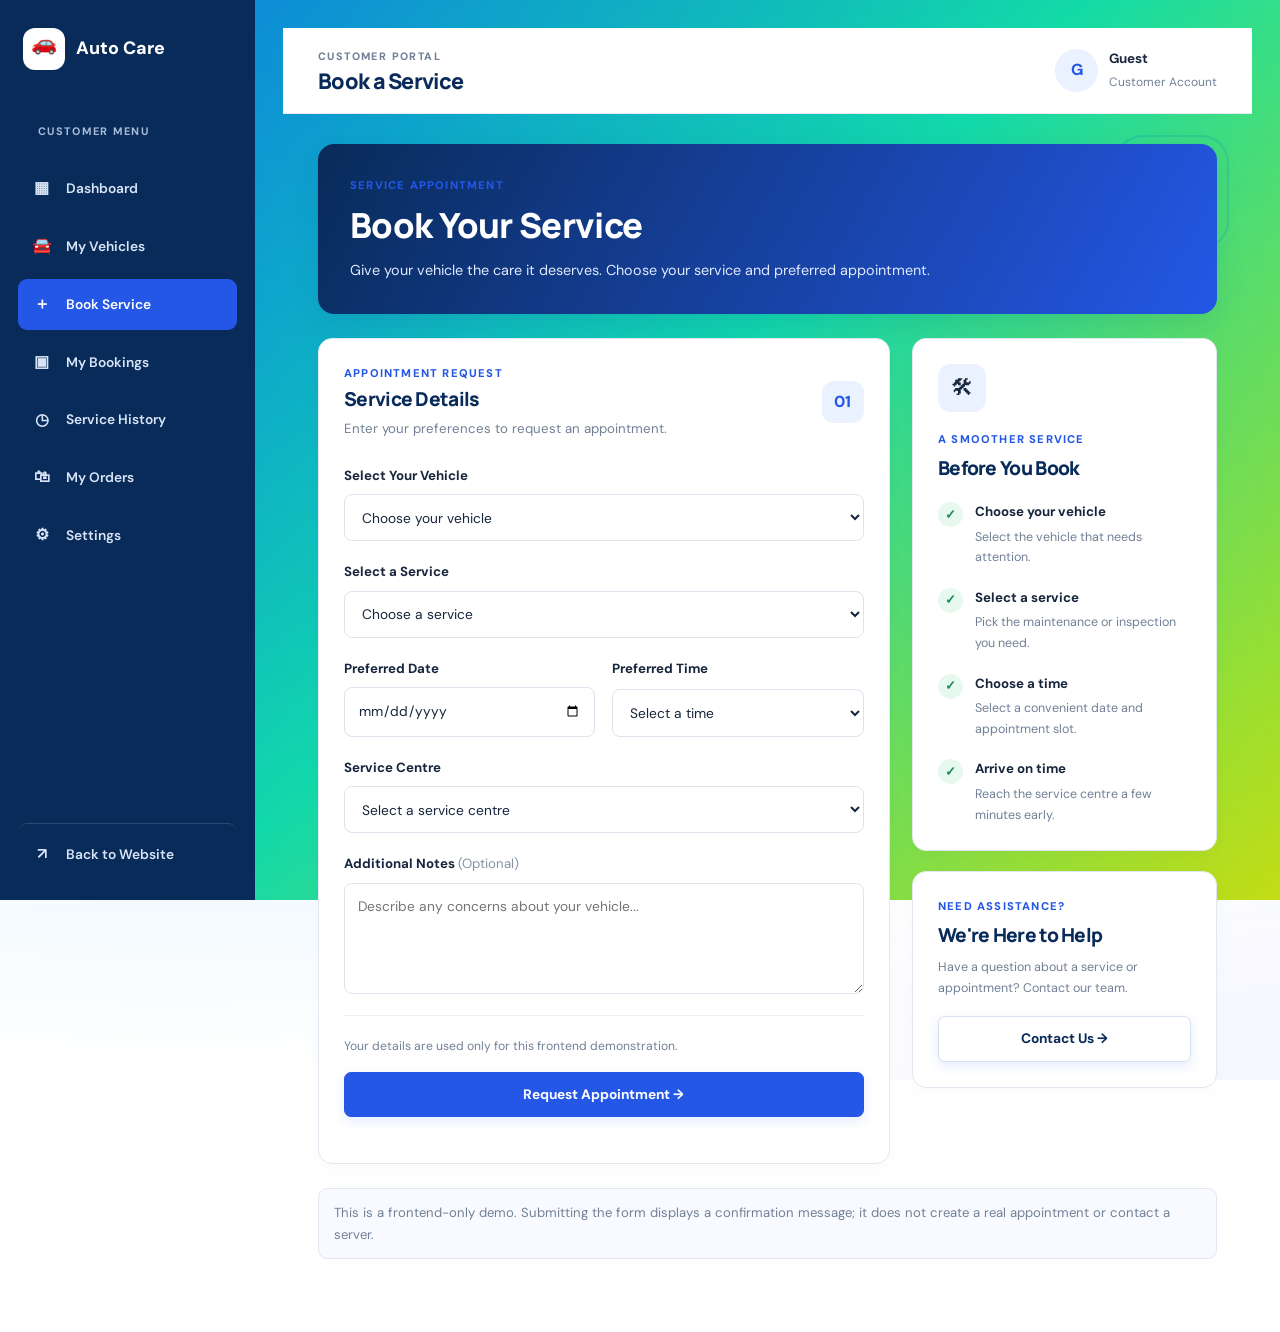
<file: book-service.html>
<!DOCTYPE html>
<html lang="en">
<head>
    <meta charset="UTF-8">
    <meta name="viewport" content="width=device-width, initial-scale=1.0">
    <title>Book a Service | Auto Care</title>
    <link rel="stylesheet" href="style.css">
    <script src="script.js" defer></script>
</head>
<body class="dashboard-page">

    <aside class="dashboard-sidebar" id="dashboardSidebar">
        <a href="index.html" class="dashboard-brand">
            <span class="dashboard-brand-mark">A</span>
            <span>Auto Care</span>
        </a>

        <p class="sidebar-label">CUSTOMER MENU</p>

        <nav class="dashboard-nav">
            <a href="dashboard.html"><span class="nav-icon">▦</span> Dashboard</a>
            <a href="vehicles.html"><span class="nav-icon">🚘</span> My Vehicles</a>
            <a href="book-service.html" class="active"><span class="nav-icon">＋</span> Book Service</a>
            <a href="bookings.html"><span class="nav-icon">▣</span> My Bookings</a>
            <a href="service-history.html"><span class="nav-icon">◷</span> Service History</a>
            <a href="orders.html"><span class="nav-icon">🛍</span> My Orders</a>
            <a href="settings.html"><span class="nav-icon">⚙</span> Settings</a>
        </nav>

        <a href="index.html" class="sidebar-logout">
            <span class="nav-icon">↗</span> Back to Website
        </a>
    </aside>

    <main class="dashboard-main">
        <header class="dashboard-topbar">
            <button class="dashboard-menu-toggle" id="dashboardMenuToggle"
                    aria-label="Toggle dashboard menu" aria-expanded="false">☰</button>

            <div class="topbar-title">
                <p class="topbar-label">CUSTOMER PORTAL</p>
                <h2>Book a Service</h2>
            </div>

            
            <div class="user-chip">
                <span class="avatar" id="userAvatar">GU</span>
                <div>
                    <strong id="loggedInUserName">Guest</strong>
                    <small>Customer Account</small>
                </div>
            </div>

        </header>

        <section class="dashboard-content">

            <div class="welcome-banner">
                <div>
                    <p class="eyebrow">SERVICE APPOINTMENT</p>
                    <h1>Book Your Service</h1>
                    <p>Give your vehicle the care it deserves. Choose your service and preferred appointment.</p>
                </div>
            </div>

            <div class="booking-layout">

                <form class="dashboard-card booking-form demo-form"
                      id="customerBookingForm"
                      data-success="Your demo service request has been submitted. No booking was sent to a server.">

                    <div class="dashboard-card-heading">
                        <div>
                            <p class="eyebrow">APPOINTMENT REQUEST</p>
                            <h2>Service Details</h2>
                            <p class="section-description">Enter your preferences to request an appointment.</p>
                        </div>
                        <span class="booking-step-number">01</span>
                    </div>

                    <div class="field">
                        <label for="bookingVehicle">Select Your Vehicle</label>
                        <select id="bookingVehicle" name="vehicle" required>
                            <option value="">Choose your vehicle</option>
                            <option>BMW M340i — TN 10 AB 1234</option>
                            <option>Porsche 911 — TN 10 CD 5678</option>
                        </select>
                    </div>

                    <div class="field">
                        <label for="bookingService">Select a Service</label>
                        <select id="bookingService" name="service" required>
                            <option value="">Choose a service</option>
                            <option>Oil Change &amp; General Checkup</option>
                            <option>Engine Diagnostics</option>
                            <option>Brake Inspection</option>
                            <option>Tyre &amp; Wheel Care</option>
                            <option>Car Detailing</option>
                            <option>Battery Check</option>
                        </select>
                    </div>

                    <div class="form-grid">
                        <div class="field">
                            <label for="bookingDate">Preferred Date</label>
                            <input id="bookingDate" type="date" name="date"
                                   min="2026-10-29" required>
                        </div>

                        <div class="field">
                            <label for="bookingTime">Preferred Time</label>
                            <select id="bookingTime" name="time" required>
                                <option value="">Select a time</option>
                                <option>09:00 AM</option>
                                <option>10:30 AM</option>
                                <option>12:00 PM</option>
                                <option>02:00 PM</option>
                                <option>04:00 PM</option>
                            </select>
                        </div>
                    </div>

                    <div class="field">
                        <label for="bookingLocation">Service Centre</label>
                        <select id="bookingLocation" name="location" required>
                            <option value="">Select a service centre</option>
                            <option>Auto Care Service Centre — Hyderabad</option>
                        </select>
                    </div>

                    <div class="field">
                        <label for="bookingNotes">Additional Notes <span class="optional-label">(Optional)</span></label>
                        <textarea id="bookingNotes" name="notes" rows="4"
                                  placeholder="Describe any concerns about your vehicle..."></textarea>
                    </div>

                    <div class="booking-form-footer">
                        <p>Your details are used only for this frontend demonstration.</p>
                        <button class="btn btn-primary btn-full" type="submit">
                            Request Appointment →
                        </button>
                    </div>

                    <p class="form-message" aria-live="polite"></p>
                </form>

                <aside class="booking-side-column">

                    <section class="dashboard-card booking-summary">
                        <div class="booking-summary-icon">🛠</div>
                        <p class="eyebrow">A SMOOTHER SERVICE</p>
                        <h2>Before You Book</h2>

                        <ul class="booking-check-list">
                            <li><span>✓</span><div><strong>Choose your vehicle</strong><p>Select the vehicle that needs attention.</p></div></li>
                            <li><span>✓</span><div><strong>Select a service</strong><p>Pick the maintenance or inspection you need.</p></div></li>
                            <li><span>✓</span><div><strong>Choose a time</strong><p>Select a convenient date and appointment slot.</p></div></li>
                            <li><span>✓</span><div><strong>Arrive on time</strong><p>Reach the service centre a few minutes early.</p></div></li>
                        </ul>
                    </section>

                    <section class="dashboard-card booking-help-card">
                        <p class="eyebrow">NEED ASSISTANCE?</p>
                        <h2>We're Here to Help</h2>
                        <p>Have a question about a service or appointment? Contact our team.</p>
                        <a href="contact.html" class="btn btn-outline btn-full">Contact Us →</a>
                    </section>

                </aside>
            </div>

            <p class="dashboard-demo-note">
                This is a frontend-only demo. Submitting the form displays a confirmation message;
                it does not create a real appointment or contact a server.
            </p>

        </section>
    </main>

</body>
</html>
</file>
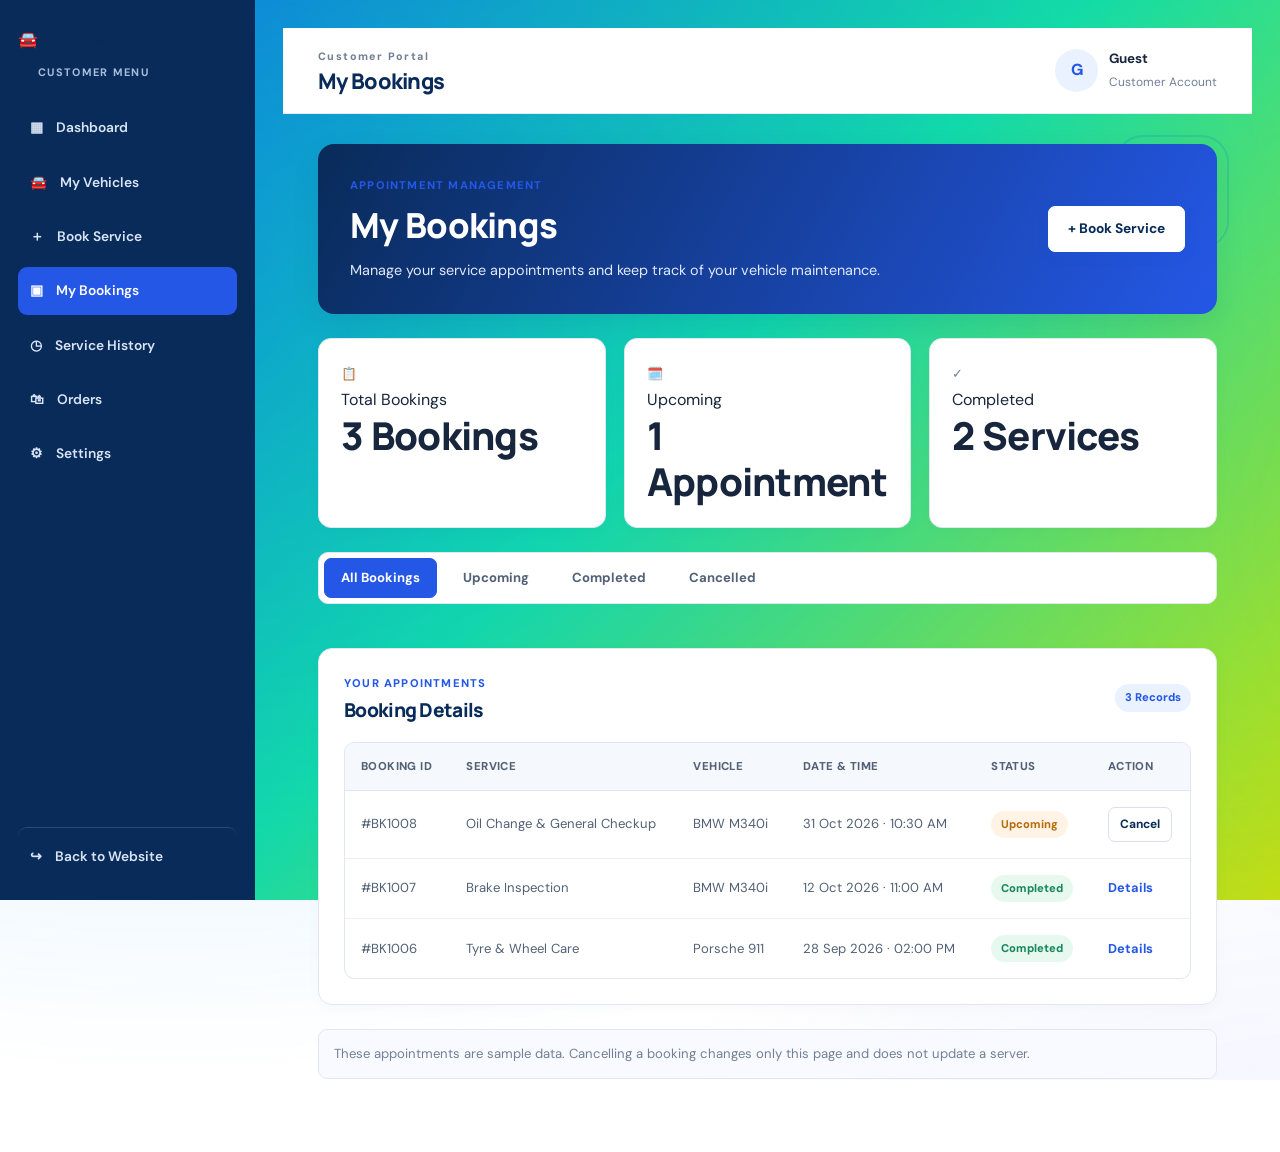
<file: bookings.html>
<!DOCTYPE html>
<html lang="en">
<head>
  <meta charset="UTF-8">
  <meta name="viewport" content="width=device-width, initial-scale=1.0">
  <meta name="description" content="Manage and track your Auto Care service appointments.">
  <title>My Bookings | Auto Care</title>
  <link rel="stylesheet" href="style.css">
  <script src="script.js" defer></script>
</head>
<body class="dashboard-page">

  <aside class="dashboard-sidebar" id="dashboardSidebar">
    <a href="index.html" class="brand">🚘 Auto Care</a>
    <p class="sidebar-label">CUSTOMER MENU</p>

    <nav class="dashboard-nav" aria-label="Customer navigation">
      <a href="dashboard.html">▦ <span>Dashboard</span></a>
      <a href="vehicles.html">🚘 <span>My Vehicles</span></a>
      <a href="book-service.html">＋ <span>Book Service</span></a>
      <a href="bookings.html" class="active" aria-current="page">▣ <span>My Bookings</span></a>
      <a href="service-history.html">◷ <span>Service History</span></a>
      <a href="orders.html">🛍 <span>Orders</span></a>
      <a href="settings.html">⚙ <span>Settings</span></a>
    </nav>

    <a href="index.html" class="sidebar-logout">↪ <span>Back to Website</span></a>
  </aside>

  <main class="dashboard-main">

    <header class="dashboard-topbar">
      <button class="menu-toggle" id="dashboardMenuToggle"
        aria-label="Open dashboard menu" aria-expanded="false">☰</button>

      <div>
        <p class="topbar-label">Customer Portal</p>
        <h2>My Bookings</h2>
      </div>

      
      <div class="user-chip">
          <span class="avatar" id="userAvatar">GU</span>
          <div>
              <strong id="loggedInUserName">Guest</strong>
              <small>Customer Account</small>
          </div>
      </div>

    </header>

    <section class="dashboard-content">

      <div class="welcome-banner">
        <div>
          <p class="eyebrow">APPOINTMENT MANAGEMENT</p>
          <h1>My Bookings</h1>
          <p>Manage your service appointments and keep track of your vehicle maintenance.</p>
        </div>
        <a href="book-service.html" class="btn btn-primary">+ Book Service</a>
      </div>

      <div class="dashboard-stat-grid">
        <article class="stat-card">
          <span class="stat-icon">📋</span>
          <p>Total Bookings</p>
          <h2>3 Bookings</h2>
        </article>

        <article class="stat-card">
          <span class="stat-icon">🗓️</span>
          <p>Upcoming</p>
          <h2>1 Appointment</h2>
        </article>

        <article class="stat-card">
          <span class="stat-icon">✓</span>
          <p>Completed</p>
          <h2>2 Services</h2>
        </article>
      </div>

      <div class="filter-tabs" data-tabs>
        <button type="button" class="tab-button active" data-filter="all">All Bookings</button>
        <button type="button" class="tab-button" data-filter="Upcoming">Upcoming</button>
        <button type="button" class="tab-button" data-filter="Completed">Completed</button>
        <button type="button" class="tab-button" data-filter="Cancelled">Cancelled</button>
      </div>

      <section class="dashboard-card">
        <div class="card-heading">
          <div>
            <p class="eyebrow">YOUR APPOINTMENTS</p>
            <h2>Booking Details</h2>
          </div>
          <span class="status-badge status-blue">3 Records</span>
        </div>

        <div class="table-wrap">
          <table class="data-table">
            <thead>
              <tr>
                <th>Booking ID</th>
                <th>Service</th>
                <th>Vehicle</th>
                <th>Date &amp; Time</th>
                <th>Status</th>
                <th>Action</th>
              </tr>
            </thead>

            <tbody id="bookingRows">
              <tr data-status="Upcoming">
                <td>#BK1008</td>
                <td>Oil Change &amp; General Checkup</td>
                <td>BMW M340i</td>
                <td>31 Oct 2026 · 10:30 AM</td>
                <td><span class="status-badge status-orange">Upcoming</span></td>
                <td><button type="button" class="text-link cancel-booking">Cancel</button></td>
              </tr>

              <tr data-status="Completed">
                <td>#BK1007</td>
                <td>Brake Inspection</td>
                <td>BMW M340i</td>
                <td>12 Oct 2026 · 11:00 AM</td>
                <td><span class="status-badge status-green">Completed</span></td>
                <td><a href="service-history.html" class="text-link">Details</a></td>
              </tr>

              <tr data-status="Completed">
                <td>#BK1006</td>
                <td>Tyre &amp; Wheel Care</td>
                <td>Porsche 911</td>
                <td>28 Sep 2026 · 02:00 PM</td>
                <td><span class="status-badge status-green">Completed</span></td>
                <td><a href="service-history.html" class="text-link">Details</a></td>
              </tr>
            </tbody>
          </table>
        </div>

        <p id="bookingEmpty" class="empty-state" hidden>
          No bookings found in this category.
        </p>
      </section>

      <p class="demo-note">
        These appointments are sample data. Cancelling a booking changes only this page and does not update a server.
      </p>

    </section>
  </main>

</body>
</html>
</file>
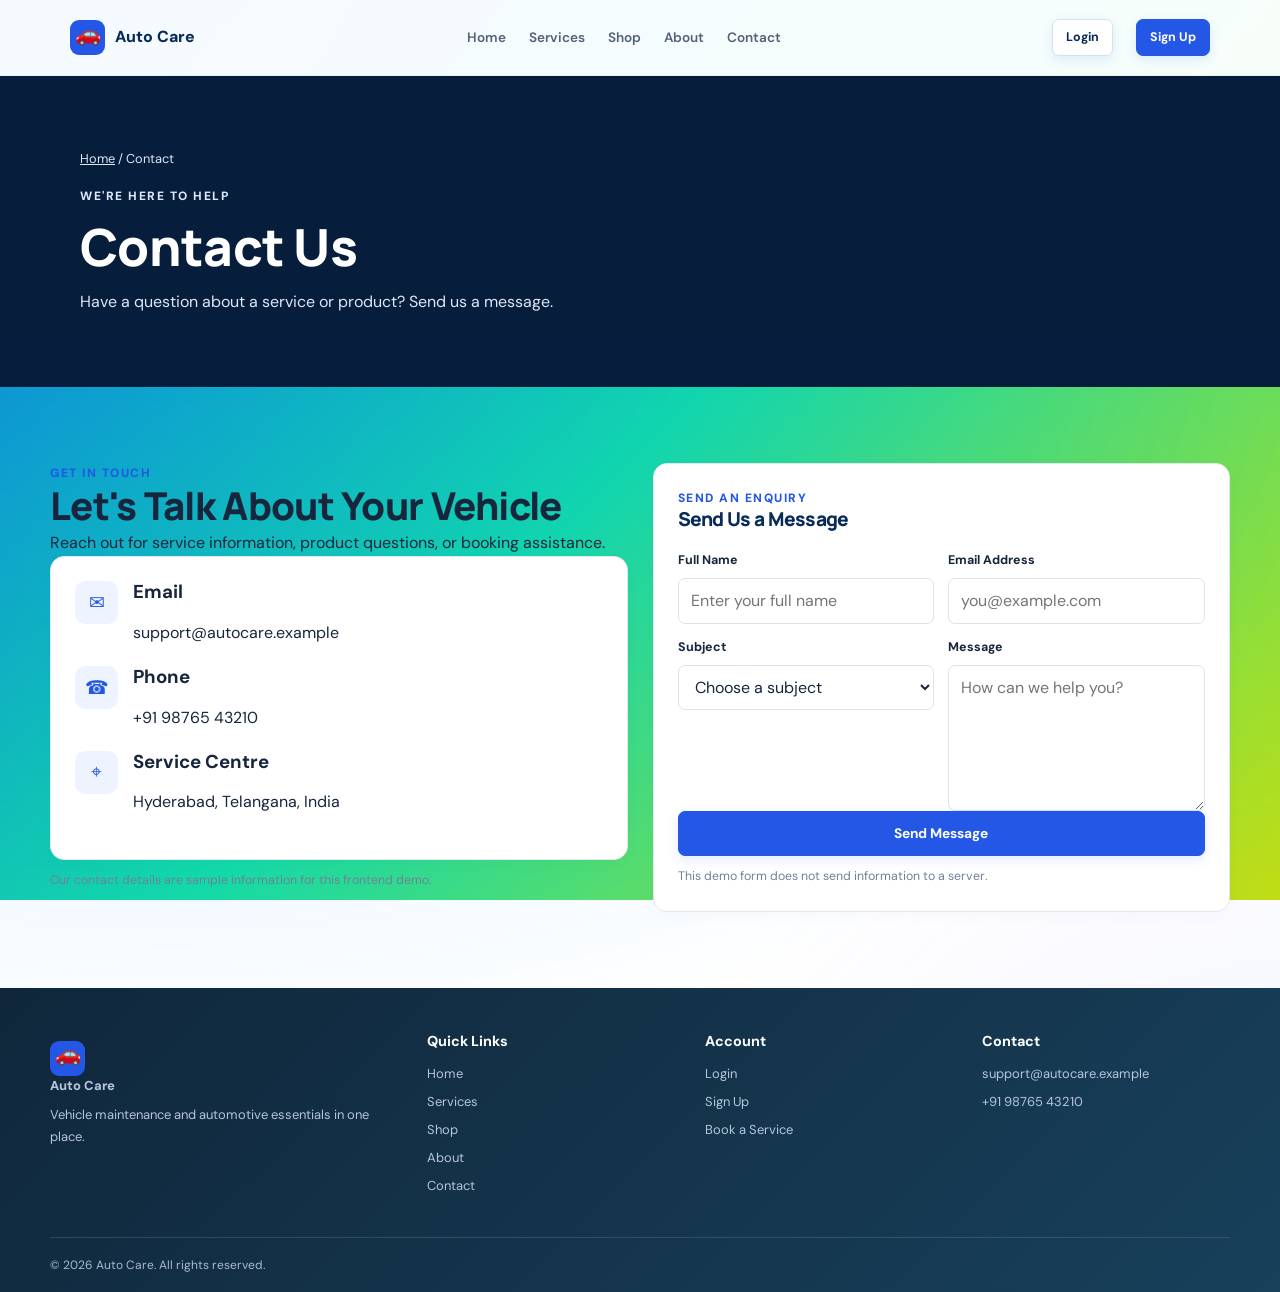
<file: contact.html>
<!DOCTYPE html>
<html lang="en">
<head>
    <meta charset="UTF-8">
    <meta name="viewport" content="width=device-width, initial-scale=1.0">
    <title>Contact Us | Auto Care</title>

    <link rel="preconnect" href="https://fonts.googleapis.com">
    <link rel="preconnect" href="https://fonts.gstatic.com" crossorigin>
    <link href="https://fonts.googleapis.com/css2?family=DM+Sans:wght@400;500;600;700&family=Manrope:wght@400;500;600;700;800&display=swap" rel="stylesheet">

    <link rel="stylesheet" href="style.css">
    <script src="script.js" defer></script>
</head>
<body>

    <header class="site-header">
        <div class="container header-inner">
            <a href="index.html" class="brand">
                <span class="brand-mark">A</span>
                <span>Auto Care</span>
            </a>

            <button class="menu-toggle" id="menuToggle"
                    aria-label="Toggle navigation" aria-expanded="false">☰</button>

            <nav class="main-nav" id="mainNav">
                <a href="index.html">Home</a>
                <a href="services.html">Services</a>
                <a href="shop.html">Shop</a>
                <a href="about.html">About</a>
                <a href="contact.html" class="active" aria-current="page">Contact</a>
            </nav>

            <div class="header-actions">
                <a href="login.html" class="btn btn-outline btn-small">Login</a>
                <a href="signup.html" class="btn btn-small">Sign Up</a>
            </div>
        </div>
    </header>

    <main>
        <section class="page-hero">
            <div class="container">
                <p class="crumb"><a href="index.html">Home</a> / Contact</p>
                <p class="eyebrow">WE'RE HERE TO HELP</p>
                <h1>Contact Us</h1>
                <p>Have a question about a service or product? Send us a message.</p>
            </div>
        </section>

        <section class="section">
            <div class="container two-col">

                <div>
                    <p class="eyebrow">GET IN TOUCH</p>
                    <h2>Let's Talk About Your Vehicle</h2>
                    <p>
                        Reach out for service information, product questions,
                        or booking assistance.
                    </p>

                    <div class="panel">
                        <div class="contact-info-card">
                            <span class="feature-icon">✉</span>
                            <div>
                                <h3>Email</h3>
                                <p><a href="mailto:support@autocare.example">support@autocare.example</a></p>
                            </div>
                        </div>

                        <div class="contact-info-card">
                            <span class="feature-icon">☎</span>
                            <div>
                                <h3>Phone</h3>
                                <p><a href="tel:+919876543210">+91 98765 43210</a></p>
                            </div>
                        </div>

                        <div class="contact-info-card">
                            <span class="feature-icon">⌖</span>
                            <div>
                                <h3>Service Centre</h3>
                                <p>Hyderabad, Telangana, India</p>
                            </div>
                        </div>
                    </div>

                    <p class="form-note">
                        Our contact details are sample information for this frontend demo.
                    </p>
                </div>

                <div class="panel">
                    <div class="panel-head">
                        <div>
                            <p class="eyebrow">SEND AN ENQUIRY</p>
                            <h2>Send Us a Message</h2>
                        </div>
                    </div>

                    <form class="demo-form" data-success="Thanks! Your demo message has been recorded on this page.">
                        <div class="form-grid">
                            <div class="field">
                                <label for="contactName">Full Name</label>
                                <input id="contactName" name="name" type="text"
                                       placeholder="Enter your full name" required>
                            </div>

                            <div class="field">
                                <label for="contactEmail">Email Address</label>
                                <input id="contactEmail" name="email" type="email"
                                       placeholder="you@example.com" required>
                            </div>

                            <div class="field">
                                <label for="contactSubject">Subject</label>
                                <select id="contactSubject" name="subject" required>
                                    <option value="">Choose a subject</option>
                                    <option value="Service Enquiry">Service Enquiry</option>
                                    <option value="Product Enquiry">Product Enquiry</option>
                                    <option value="Booking Support">Booking Support</option>
                                    <option value="Other">Other</option>
                                </select>
                            </div>

                            <div class="field">
                                <label for="contactMessage">Message</label>
                                <textarea id="contactMessage" name="message" rows="5"
                                          placeholder="How can we help you?" required></textarea>
                            </div>
                        </div>

                        <button class="btn btn-full" type="submit">Send Message</button>
                        <p class="form-message" aria-live="polite"></p>
                        <p class="form-note">This demo form does not send information to a server.</p>
                    </form>
                </div>

            </div>
        </section>
    </main>

    <footer class="site-footer">
        <div class="container">
            <div class="footer-grid">
                <div>
                    <a href="index.html" class="brand">
                        <span class="brand-mark">A</span>
                        <span>Auto Care</span>
                    </a>
                    <p>Vehicle maintenance and automotive essentials in one place.</p>
                </div>

                <div>
                    <h3>Quick Links</h3>
                    <a href="index.html">Home</a>
                    <a href="services.html">Services</a>
                    <a href="shop.html">Shop</a>
                    <a href="about.html">About</a>
                    <a href="contact.html">Contact</a>
                </div>

                <div>
                    <h3>Account</h3>
                    <a href="login.html">Login</a>
                    <a href="signup.html">Sign Up</a>
                    <a href="login.html">Book a Service</a>
                </div>

                <div>
                    <h3>Contact</h3>
                    <a href="mailto:support@autocare.example">support@autocare.example</a>
                    <a href="tel:+919876543210">+91 98765 43210</a>
                </div>
            </div>

            <div class="footer-bottom">
                <p>© <span data-year></span> Auto Care. All rights reserved.</p>
            </div>
        </div>
    </footer>

</body>
</html>
</file>
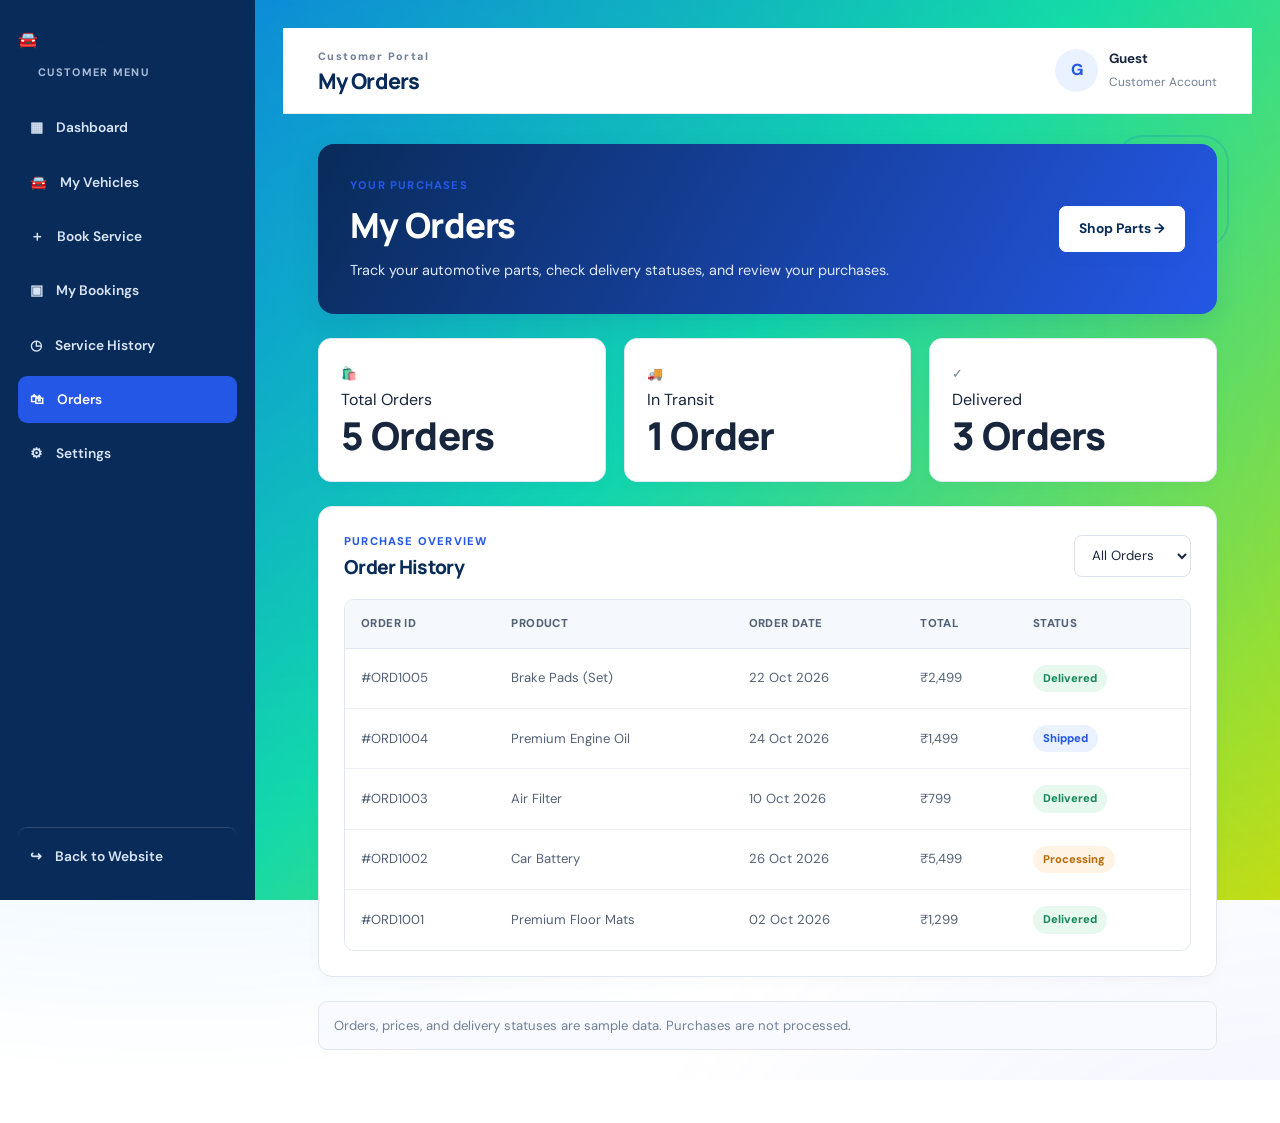
<file: orders.html>
<!DOCTYPE html>
<html lang="en">
<head>
  <meta charset="UTF-8">
  <meta name="viewport" content="width=device-width, initial-scale=1.0">
  <meta name="description" content="Track your Auto Care automotive parts orders and delivery status.">
  <title>My Orders | Auto Care</title>
  <link rel="stylesheet" href="style.css">
  <script src="script.js" defer></script>
</head>
<body class="dashboard-page">

  <aside class="dashboard-sidebar" id="dashboardSidebar">
    <a href="index.html" class="brand">🚘 Auto Care</a>
    <p class="sidebar-label">CUSTOMER MENU</p>

    <nav class="dashboard-nav" aria-label="Customer navigation">
      <a href="dashboard.html">▦ <span>Dashboard</span></a>
      <a href="vehicles.html">🚘 <span>My Vehicles</span></a>
      <a href="book-service.html">＋ <span>Book Service</span></a>
      <a href="bookings.html">▣ <span>My Bookings</span></a>
      <a href="service-history.html">◷ <span>Service History</span></a>
      <a href="orders.html" class="active" aria-current="page">🛍 <span>Orders</span></a>
      <a href="settings.html">⚙ <span>Settings</span></a>
    </nav>

    <a href="index.html" class="sidebar-logout">↪ <span>Back to Website</span></a>
  </aside>

  <main class="dashboard-main">

    <header class="dashboard-topbar">
      <button class="menu-toggle" id="dashboardMenuToggle"
        aria-label="Open dashboard menu" aria-expanded="false">☰</button>

      <div>
        <p class="topbar-label">Customer Portal</p>
        <h2>My Orders</h2>
      </div>

      
      <div class="user-chip">
          <span class="avatar" id="userAvatar">GU</span>
          <div>
              <strong id="loggedInUserName">Guest</strong>
              <small>Customer Account</small>
          </div>
      </div>

    </header>

    <section class="dashboard-content">

      <div class="welcome-banner">
        <div>
          <p class="eyebrow">YOUR PURCHASES</p>
          <h1>My Orders</h1>
          <p>Track your automotive parts, check delivery statuses, and review your purchases.</p>
        </div>
        <a href="shop.html" class="btn btn-primary">Shop Parts →</a>
      </div>

      <div class="dashboard-stat-grid">
        <article class="stat-card">
          <span class="stat-icon">🛍️</span>
          <p>Total Orders</p>
          <h2>5 Orders</h2>
        </article>

        <article class="stat-card">
          <span class="stat-icon">🚚</span>
          <p>In Transit</p>
          <h2>1 Order</h2>
        </article>

        <article class="stat-card">
          <span class="stat-icon">✓</span>
          <p>Delivered</p>
          <h2>3 Orders</h2>
        </article>
      </div>

      <section class="dashboard-card">
        <div class="card-heading">
          <div>
            <p class="eyebrow">PURCHASE OVERVIEW</p>
            <h2>Order History</h2>
          </div>

          <select id="orderStatusFilter" aria-label="Filter orders by status">
            <option value="all">All Orders</option>
            <option value="Delivered">Delivered</option>
            <option value="Shipped">Shipped</option>
            <option value="Processing">Processing</option>
          </select>
        </div>

        <div class="table-wrap">
          <table class="data-table">
            <thead>
              <tr>
                <th>Order ID</th>
                <th>Product</th>
                <th>Order Date</th>
                <th>Total</th>
                <th>Status</th>
              </tr>
            </thead>

            <tbody id="orderRows">
              <tr data-status="Delivered">
                <td>#ORD1005</td>
                <td>Brake Pads (Set)</td>
                <td>22 Oct 2026</td>
                <td>₹2,499</td>
                <td><span class="status-badge status-green">Delivered</span></td>
              </tr>

              <tr data-status="Shipped">
                <td>#ORD1004</td>
                <td>Premium Engine Oil</td>
                <td>24 Oct 2026</td>
                <td>₹1,499</td>
                <td><span class="status-badge status-blue">Shipped</span></td>
              </tr>

              <tr data-status="Delivered">
                <td>#ORD1003</td>
                <td>Air Filter</td>
                <td>10 Oct 2026</td>
                <td>₹799</td>
                <td><span class="status-badge status-green">Delivered</span></td>
              </tr>

              <tr data-status="Processing">
                <td>#ORD1002</td>
                <td>Car Battery</td>
                <td>26 Oct 2026</td>
                <td>₹5,499</td>
                <td><span class="status-badge status-orange">Processing</span></td>
              </tr>

              <tr data-status="Delivered">
                <td>#ORD1001</td>
                <td>Premium Floor Mats</td>
                <td>02 Oct 2026</td>
                <td>₹1,299</td>
                <td><span class="status-badge status-green">Delivered</span></td>
              </tr>
            </tbody>
          </table>
        </div>

        <p id="ordersEmpty" class="empty-state" hidden>
          No orders found for this status.
        </p>
      </section>

      <p class="demo-note">
        Orders, prices, and delivery statuses are sample data. Purchases are not processed.
      </p>

    </section>
  </main>

</body>
</html>
</file>
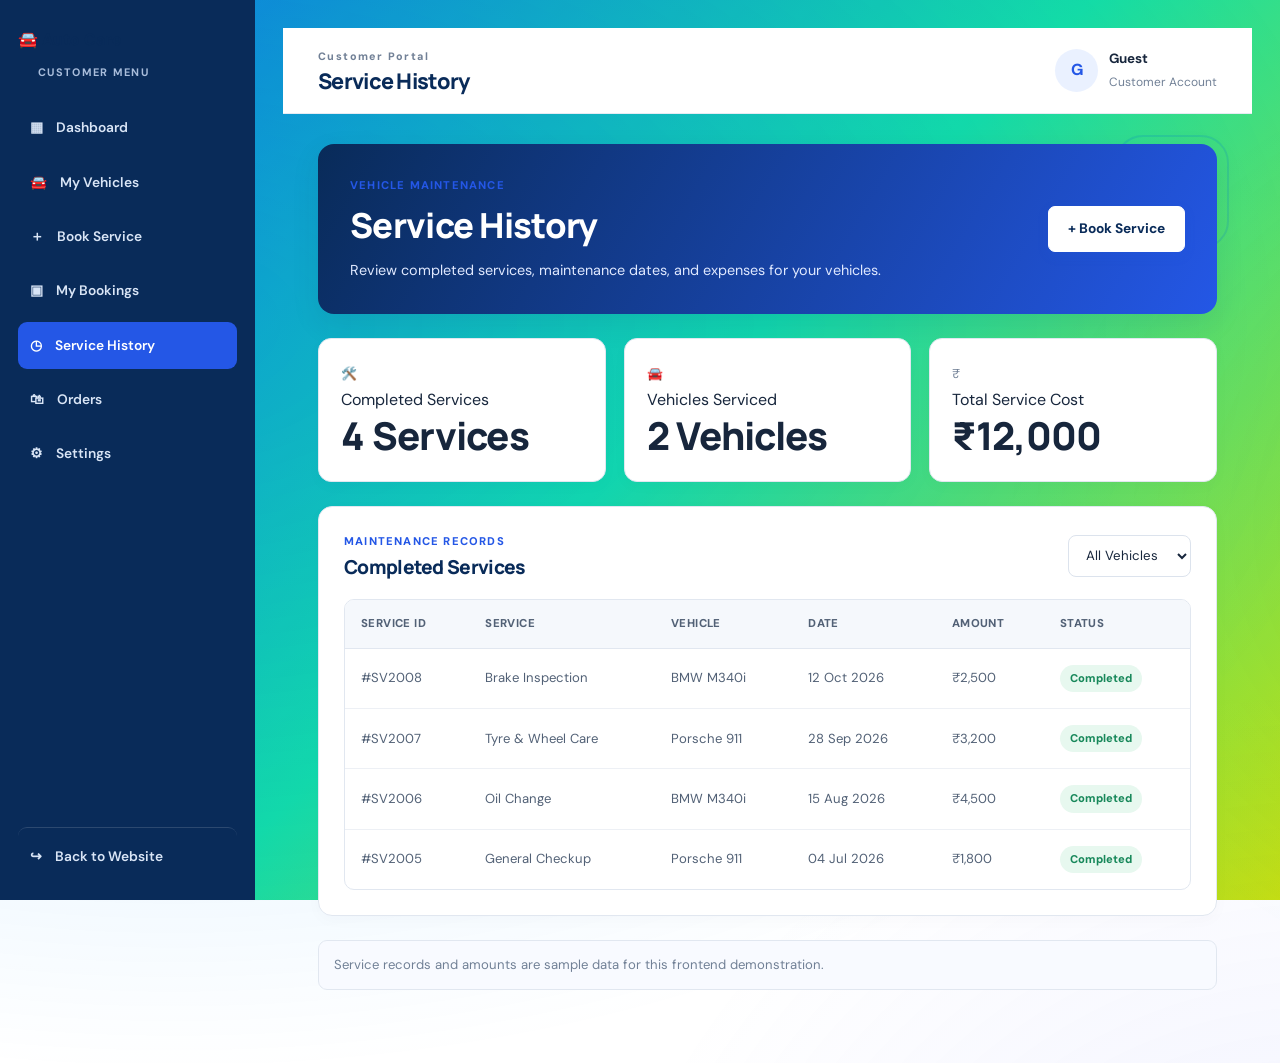
<file: service-history.html>
<!DOCTYPE html>
<html lang="en">
<head>
  <meta charset="UTF-8">
  <meta name="viewport" content="width=device-width, initial-scale=1.0">
  <meta name="description" content="Review your Auto Care vehicle maintenance and service history.">
  <title>Service History | Auto Care</title>
  <link rel="stylesheet" href="style.css">
  <script src="script.js" defer></script>
</head>
<body class="dashboard-page">

  <aside class="dashboard-sidebar" id="dashboardSidebar">
    <a href="index.html" class="brand">🚘 Auto Care</a>
    <p class="sidebar-label">CUSTOMER MENU</p>

    <nav class="dashboard-nav" aria-label="Customer navigation">
      <a href="dashboard.html">▦ <span>Dashboard</span></a>
      <a href="vehicles.html">🚘 <span>My Vehicles</span></a>
      <a href="book-service.html">＋ <span>Book Service</span></a>
      <a href="bookings.html">▣ <span>My Bookings</span></a>
      <a href="service-history.html" class="active" aria-current="page">◷ <span>Service History</span></a>
      <a href="orders.html">🛍 <span>Orders</span></a>
      <a href="settings.html">⚙ <span>Settings</span></a>
    </nav>

    <a href="index.html" class="sidebar-logout">↪ <span>Back to Website</span></a>
  </aside>

  <main class="dashboard-main">

    <header class="dashboard-topbar">
      <button class="menu-toggle" id="dashboardMenuToggle"
        aria-label="Open dashboard menu" aria-expanded="false">☰</button>

      <div>
        <p class="topbar-label">Customer Portal</p>
        <h2>Service History</h2>
      </div>

      
      <div class="user-chip">
          <span class="avatar" id="userAvatar">GU</span>
          <div>
              <strong id="loggedInUserName">Guest</strong>
              <small>Customer Account</small>
          </div>
      </div>

    </header>

    <section class="dashboard-content">

      <div class="welcome-banner">
        <div>
          <p class="eyebrow">VEHICLE MAINTENANCE</p>
          <h1>Service History</h1>
          <p>Review completed services, maintenance dates, and expenses for your vehicles.</p>
        </div>
        <a href="book-service.html" class="btn btn-primary">+ Book Service</a>
      </div>

      <div class="dashboard-stat-grid">
        <article class="stat-card">
          <span class="stat-icon">🛠️</span>
          <p>Completed Services</p>
          <h2>4 Services</h2>
        </article>

        <article class="stat-card">
          <span class="stat-icon">🚘</span>
          <p>Vehicles Serviced</p>
          <h2>2 Vehicles</h2>
        </article>

        <article class="stat-card">
          <span class="stat-icon">₹</span>
          <p>Total Service Cost</p>
          <h2>₹12,000</h2>
        </article>
      </div>

      <section class="dashboard-card">
        <div class="card-heading">
          <div>
            <p class="eyebrow">MAINTENANCE RECORDS</p>
            <h2>Completed Services</h2>
          </div>

          <select id="historyVehicleFilter" aria-label="Filter service history by vehicle">
            <option value="all">All Vehicles</option>
            <option value="BMW M340i">BMW M340i</option>
            <option value="Porsche 911">Porsche 911</option>
          </select>
        </div>

        <div class="table-wrap">
          <table class="data-table">
            <thead>
              <tr>
                <th>Service ID</th>
                <th>Service</th>
                <th>Vehicle</th>
                <th>Date</th>
                <th>Amount</th>
                <th>Status</th>
              </tr>
            </thead>

            <tbody id="historyRows">
              <tr data-vehicle="BMW M340i">
                <td>#SV2008</td>
                <td>Brake Inspection</td>
                <td>BMW M340i</td>
                <td>12 Oct 2026</td>
                <td>₹2,500</td>
                <td><span class="status-badge status-green">Completed</span></td>
              </tr>

              <tr data-vehicle="Porsche 911">
                <td>#SV2007</td>
                <td>Tyre &amp; Wheel Care</td>
                <td>Porsche 911</td>
                <td>28 Sep 2026</td>
                <td>₹3,200</td>
                <td><span class="status-badge status-green">Completed</span></td>
              </tr>

              <tr data-vehicle="BMW M340i">
                <td>#SV2006</td>
                <td>Oil Change</td>
                <td>BMW M340i</td>
                <td>15 Aug 2026</td>
                <td>₹4,500</td>
                <td><span class="status-badge status-green">Completed</span></td>
              </tr>

              <tr data-vehicle="Porsche 911">
                <td>#SV2005</td>
                <td>General Checkup</td>
                <td>Porsche 911</td>
                <td>04 Jul 2026</td>
                <td>₹1,800</td>
                <td><span class="status-badge status-green">Completed</span></td>
              </tr>
            </tbody>
          </table>
        </div>

        <p id="historyEmpty" class="empty-state" hidden>
          No service records found for this vehicle.
        </p>
      </section>

      <p class="demo-note">
        Service records and amounts are sample data for this frontend demonstration.
      </p>

    </section>
  </main>

</body>
</html>
</file>
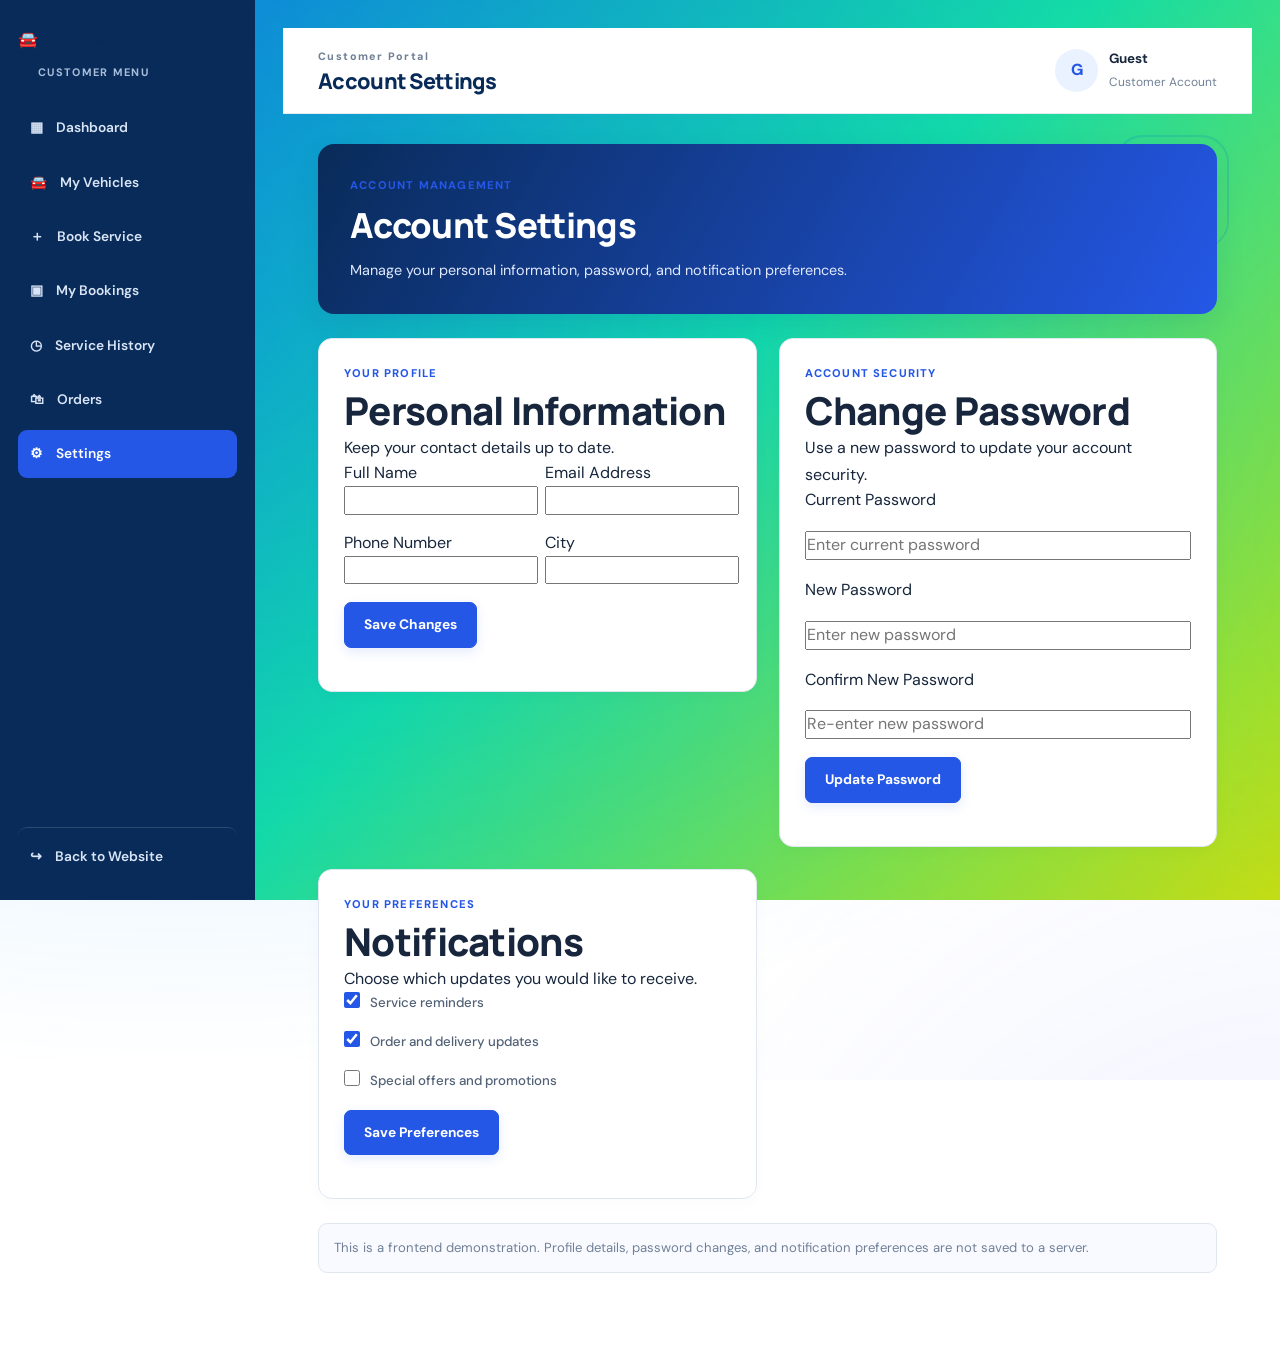
<file: settings.html>
<!DOCTYPE html>
<html lang="en">
<head>
  <meta charset="UTF-8">
  <meta name="viewport" content="width=device-width, initial-scale=1.0">
  <meta name="description" content="Manage your Auto Care customer profile, security, and notification preferences.">
  <title>Account Settings | Auto Care</title>
  <link rel="stylesheet" href="style.css">
  <script src="script.js" defer></script>
</head>
<body class="dashboard-page">

  <aside class="dashboard-sidebar" id="dashboardSidebar">
    <a href="index.html" class="brand">🚘 Auto Care</a>
    <p class="sidebar-label">CUSTOMER MENU</p>

    <nav class="dashboard-nav" aria-label="Customer navigation">
      <a href="dashboard.html">▦ <span>Dashboard</span></a>
      <a href="vehicles.html">🚘 <span>My Vehicles</span></a>
      <a href="book-service.html">＋ <span>Book Service</span></a>
      <a href="bookings.html">▣ <span>My Bookings</span></a>
      <a href="service-history.html">◷ <span>Service History</span></a>
      <a href="orders.html">🛍 <span>Orders</span></a>
      <a href="settings.html" class="active" aria-current="page">⚙ <span>Settings</span></a>
    </nav>

    <a href="index.html" class="sidebar-logout">↪ <span>Back to Website</span></a>
  </aside>

  <main class="dashboard-main">

    <header class="dashboard-topbar">
      <button class="menu-toggle" id="dashboardMenuToggle"
        aria-label="Open dashboard menu" aria-expanded="false">☰</button>

      <div>
        <p class="topbar-label">Customer Portal</p>
        <h2>Account Settings</h2>
      </div>

      
      <div class="user-chip">
          <span class="avatar" id="userAvatar">GU</span>
          <div>
              <strong id="loggedInUserName">Guest</strong>
              <small>Customer Account</small>
          </div>
      </div>

    </header>

    <section class="dashboard-content">

      <div class="welcome-banner">
        <div>
          <p class="eyebrow">ACCOUNT MANAGEMENT</p>
          <h1>Account Settings</h1>
          <p>Manage your personal information, password, and notification preferences.</p>
        </div>
      </div>

      <div class="settings-layout">

        <section class="dashboard-card">
          <p class="eyebrow">YOUR PROFILE</p>
          <h2>Personal Information</h2>
          <p>Keep your contact details up to date.</p>

          <form class="demo-form" data-success="Your profile changes were submitted in this demo.">
            <div class="form-grid">
              <div>
                <label for="settingsName">Full Name</label>
                <input id="settingsName" name="name" type="text"
                  autocomplete="name" required>
              </div>

              <div>
                <label for="settingsEmail">Email Address</label>
                <input id="settingsEmail" name="email" type="email"
                  autocomplete="email" required>
              </div>

              <div>
                <label for="settingsPhone">Phone Number</label>
                <input id="settingsPhone" name="phone" type="tel"
                  autocomplete="tel" required>
              </div>

              <div>
                <label for="settingsCity">City</label>
                <input id="settingsCity" name="city" type="text"
                  autocomplete="address-level2">
              </div>
            </div>

            <button type="submit" class="btn btn-primary">Save Changes</button>
            <p class="form-message" aria-live="polite"></p>
          </form>
        </section>

        <section class="dashboard-card">
          <p class="eyebrow">ACCOUNT SECURITY</p>
          <h2>Change Password</h2>
          <p>Use a new password to update your account security.</p>

          <form class="demo-form"
            data-success="Password change was demonstrated only. Your password has not been changed.">

            <label for="currentPassword">Current Password</label>
            <input id="currentPassword" type="password"
              name="currentPassword" autocomplete="current-password"
              placeholder="Enter current password" required>

            <label for="newPassword">New Password</label>
            <input id="newPassword" type="password"
              name="newPassword" autocomplete="new-password"
              minlength="6" placeholder="Enter new password" required>

            <label for="confirmNewPassword">Confirm New Password</label>
            <input id="confirmNewPassword" type="password"
              name="confirmPassword" autocomplete="new-password"
              minlength="6" placeholder="Re-enter new password" required>

            <button type="submit" class="btn btn-primary">Update Password</button>
            <p class="form-message" aria-live="polite"></p>
          </form>
        </section>

        <section class="dashboard-card">
          <p class="eyebrow">YOUR PREFERENCES</p>
          <h2>Notifications</h2>
          <p>Choose which updates you would like to receive.</p>

          <form class="demo-form"
            data-success="Your notification preferences were submitted in this demo.">

            <label class="checkbox-label">
              <input type="checkbox" name="serviceReminders" checked>
              Service reminders
            </label>

            <label class="checkbox-label">
              <input type="checkbox" name="orderUpdates" checked>
              Order and delivery updates
            </label>

            <label class="checkbox-label">
              <input type="checkbox" name="offers">
              Special offers and promotions
            </label>

            <button type="submit" class="btn btn-primary">Save Preferences</button>
            <p class="form-message" aria-live="polite"></p>
          </form>
        </section>

      </div>

      <p class="demo-note">
        This is a frontend demonstration. Profile details, password changes, and notification preferences are not saved to a server.
      </p>

    </section>
  </main>

</body>
</html>
</file>
<file: style.css>
@import url('https://fonts.googleapis.com/css2?family=DM+Sans:wght@400;500;600;700&family=Manrope:wght@500;600;700;800&display=swap');

:root {
    --navy: #092b59;
    --blue: #2457e6;
    --pale: #f4f7fb;
    --line: #e1e7f0;
    --text: #17263c;
    --muted: #718096;
    --green: #17885a;
    --white: #ffffff;
}

* {
    box-sizing: border-box;
    margin: 0;
    padding: 0;
}

html {
    scroll-behavior: smooth;
}

body {
    font-family: 'DM Sans', sans-serif;
    color: var(--text);
    line-height: 1.55;
    background: var(--white);
}

a {
    text-decoration: none;
    color: inherit;
}

button,
input,
select,
textarea {
    font: inherit;
}

button {
    cursor: pointer;
}

img {
    display: block;
    max-width: 100%;
}

.container {
    width: min(1180px, calc(100% - 40px));
    margin: auto;
}

h1,
h2,
h3 {
    line-height: 1.2;
}

h1,
h2 {
    font-family: 'Manrope', sans-serif;
    font-weight: 800;
    letter-spacing: -0.7px;
}

h1 {
    font-size: clamp(2.3rem, 5vw, 4.2rem);
}

h2 {
    font-size: clamp(1.7rem, 3vw, 2.5rem);
}

p {
    line-height: 1.7;
}

.eyebrow {
    color: var(--blue);
    font-size: 0.75rem;
    font-weight: 800;
    letter-spacing: 1.5px;
    text-transform: uppercase;
}

.muted,
.form-note {
    color: var(--muted);
}

/* Buttons */

.btn {
    display: inline-flex;
    align-items: center;
    justify-content: center;
    padding: 11px 19px;
    border: 1px solid var(--blue);
    border-radius: 7px;
    background: var(--blue);
    color: white;
    font-size: 0.86rem;
    font-weight: 700;
    transition: 0.2s ease;
}

.btn:hover {
    background: #1946c7;
    border-color: #1946c7;
    transform: translateY(-1px);
}

.btn-outline {
    background: white;
    border-color: #d7e0ee;
    color: var(--navy);
}

.btn-outline:hover {
    background: #edf3ff;
    color: var(--blue);
    border-color: var(--blue);
}

.btn-light {
    background: white;
    color: var(--navy);
    border-color: white;
}

.btn-light:hover {
    background: #edf3ff;
    color: var(--blue);
}

.btn-small {
    padding: 8px 13px;
    font-size: 0.78rem;
}

/* Header */

.site-header {
    min-height: 76px;
    display: flex;
    align-items: center;
    justify-content: space-between;
    gap: 20px;
    padding: 12px max(20px, calc((100% - 1180px) / 2));
    border-bottom: 1px solid #edf0f5;
    background: white;
    position: sticky;
    top: 0;
    z-index: 50;
}

.brand {
    display: flex;
    align-items: center;
    gap: 10px;
    color: var(--navy);
    font-weight: 800;
    white-space: nowrap;
}

.brand-mark {
    display: grid;
    place-items: center;
    width: 35px;
    height: 35px;
    border-radius: 9px;
    background: var(--blue);
    color: white;
}

.main-nav,
.header-actions {
    display: flex;
    align-items: center;
    gap: 23px;
}

.main-nav a {
    color: #526176;
    font-size: 0.85rem;
    font-weight: 600;
    transition: color 0.2s;
}

.main-nav a:hover {
    color: var(--blue);
}

.menu-toggle {
    display: none;
    border: 0;
    background: none;
    color: var(--navy);
    font-size: 1.6rem;
}

/* Homepage hero */

.hero {
    min-height: 560px;
    display: flex;
    align-items: center;
    color: white;
    position: relative;
    background:
        url('https://images.unsplash.com/photo-1492144534655-ae79c964c9d7?auto=format&fit=crop&w=2000&q=85')
        center / cover;
}

.hero::before {
    content: '';
    position: absolute;
    inset: 0;
    background: linear-gradient(
        90deg,
        rgba(6, 23, 47, 0.92),
        rgba(6, 23, 47, 0.55) 58%,
        rgba(6, 23, 47, 0.12)
    );
}

.hero-content {
    position: relative;
    width: min(1180px, calc(100% - 40px));
    margin: auto;
    padding: 75px 0;
}

.hero h1 {
    max-width: 650px;
    margin: 13px 0 18px;
}

.hero h1 span {
    color: #8fb4ff;
}

.hero p {
    max-width: 560px;
    margin-bottom: 26px;
    color: #e2eaf7;
}

.hero .eyebrow {
    color: #c8d9ff;
}

.hero-actions {
    display: flex;
    flex-wrap: wrap;
    gap: 12px;
}

/* Search form */

.hero-search {
    position: relative;
    margin-top: -35px;
}

.search-panel {
    display: grid;
    grid-template-columns: 1.2fr 1fr 1fr auto;
    align-items: end;
    gap: 14px;
    padding: 22px;
    border: 1px solid var(--line);
    border-radius: 12px;
    background: white;
    box-shadow: 0 10px 28px #0f2a5214;
}

.field {
    display: flex;
    flex-direction: column;
    gap: 7px;
    min-width: 0;
}

.field label {
    font-size: 0.78rem;
    font-weight: 700;
}

.field input,
.field select,
.field textarea {
    width: 100%;
    min-height: 43px;
    padding: 10px 12px;
    border: 1px solid #dce3ed;
    border-radius: 7px;
    background: white;
    color: var(--text);
}

.field textarea {
    resize: vertical;
}

.field input:focus,
.field select:focus,
.field textarea:focus {
    outline: 2px solid #2457e633;
    border-color: var(--blue);
}

/* Features */

.features-strip {
    display: grid;
    grid-template-columns: repeat(4, 1fr);
    gap: 18px;
    padding-top: 28px;
    padding-bottom: 28px;
}

.feature {
    display: flex;
    align-items: center;
    gap: 12px;
}

.feature-icon {
    display: grid;
    place-items: center;
    width: 43px;
    height: 43px;
    flex-shrink: 0;
    border-radius: 10px;
    background: #edf3ff;
    color: var(--blue);
    font-size: 1.2rem;
}

.feature strong {
    display: block;
    font-size: 0.88rem;
}

.feature small {
    color: var(--muted);
    font-size: 0.75rem;
}

/* General sections */

.section {
    padding: 76px 0;
}

.section-light {
    background: var(--pale);
}

.section-head {
    display: flex;
    align-items: end;
    justify-content: space-between;
    gap: 20px;
    margin-bottom: 28px;
}

.section-head h2 {
    margin-top: 7px;
}

.section-head p {
    margin-top: 8px;
    color: var(--muted);
}

/* Service cards */

.service-grid,
.product-grid {
    display: grid;
    grid-template-columns: repeat(3, minmax(0, 1fr));
    gap: 20px;
}

.service-card,
.product-card,
.panel {
    border: 1px solid var(--line);
    border-radius: 12px;
    background: white;
    box-shadow: 0 4px 16px #0f2a5208;
}

.service-card {
    padding: 24px;
    transition: transform 0.2s, box-shadow 0.2s;
}

.service-card:hover,
.product-card:hover {
    transform: translateY(-3px);
    box-shadow: 0 10px 25px #0f2a5214;
}

.service-card .feature-icon {
    margin-bottom: 16px;
}

.service-card h3 {
    font-size: 1.05rem;
}

.service-card p,
.product-info p {
    margin: 10px 0 15px;
    color: var(--muted);
    font-size: 0.85rem;
}

.service-card > a,
.auth-link {
    color: var(--blue);
    font-size: 0.83rem;
    font-weight: 800;
}

/* Product cards */

.product-card {
    overflow: hidden;
    transition: transform 0.2s, box-shadow 0.2s;
}

.product-image {
    height: 190px;
    overflow: hidden;
    background: var(--pale);
}

.product-image img {
    width: 100%;
    height: 100%;
    object-fit: cover;
    transition: transform 0.3s;
}

.product-card:hover .product-image img {
    transform: scale(1.04);
}

.product-info {
    padding: 17px;
}

.badge {
    display: inline-block;
    padding: 5px 9px;
    border-radius: 5px;
    background: #eaf1ff;
    color: var(--blue);
    font-size: 0.7rem;
    font-weight: 800;
}

.product-info h3 {
    margin-top: 10px;
}

.price-row {
    display: flex;
    align-items: center;
    justify-content: space-between;
    gap: 10px;
}

.price {
    color: var(--navy);
    font-weight: 800;
}

/* About split layout */

.split {
    display: grid;
    grid-template-columns: 1fr 1fr;
    align-items: center;
    gap: 45px;
}

.split-image {
    min-height: 340px;
    overflow: hidden;
    border-radius: 13px;
    background: var(--pale);
}

.split-image img {
    width: 100%;
    height: 100%;
    min-height: 340px;
    object-fit: cover;
}

.split-copy h2 {
    margin-top: 10px;
}

.split-copy p {
    margin: 14px 0;
    color: var(--muted);
}

.check-list {
    display: grid;
    gap: 11px;
    margin: 20px 0;
    list-style: none;
}

.check-list li::before {
    content: '✓';
    display: inline-grid;
    place-items: center;
    width: 22px;
    height: 22px;
    margin-right: 10px;
    border-radius: 50%;
    background: #e9f7ef;
    color: var(--green);
}

/* Call-to-action */

.cta-band {
    display: flex;
    align-items: center;
    justify-content: space-between;
    gap: 24px;
    padding: 40px;
    border-radius: 14px;
    background: var(--navy);
    color: white;
}

.cta-band p {
    margin-top: 8px;
    color: #d4e1f5;
}

/* Footer */

.site-footer {
    padding-top: 45px;
    background: #071d3b;
    color: #d8e3f4;
}

.footer-grid {
    display: grid;
    grid-template-columns: 1.4fr 1fr 1fr 1fr;
    gap: 30px;
    padding-bottom: 32px;
}

.footer-brand-name {
    color: white;
}

.footer-brand p {
    margin-top: 13px;
    color: #a9bad2;
    font-size: 0.83rem;
}

.footer-grid h3 {
    margin-bottom: 14px;
    color: white;
    font-size: 0.9rem;
}

.footer-grid a,
.footer-grid p {
    display: block;
    margin: 8px 0;
    color: #b5c5dc;
    font-size: 0.81rem;
}

.footer-grid a:hover {
    color: white;
}

.footer-bottom {
    display: flex;
    justify-content: space-between;
    gap: 15px;
    padding: 17px 0;
    border-top: 1px solid #ffffff20;
    color: #a9bad2;
    font-size: 0.75rem;
}

/* Other inner-page hero */

.page-hero {
    position: relative;
    padding: 72px 0;
    color: white;
    background:
        url('https://images.unsplash.com/photo-1486262715619-67b85e0b08d3?auto=format&fit=crop&w=1800&q=85')
        center / cover;
}

.page-hero::before {
    content: '';
    position: absolute;
    inset: 0;
    background: #051934c9;
}

.page-hero .container {
    position: relative;
}

.page-hero h1 {
    margin: 10px 0;
    font-size: clamp(2.3rem, 4vw, 3.5rem);
}

.page-hero p {
    max-width: 620px;
    color: #dce7f7;
}

.crumb {
    margin-bottom: 12px;
    color: #b8c9e1;
    font-size: 0.8rem;
}

.crumb a {
    color: white;
}

.content-section {
    padding: 58px 0;
}

.two-col {
    display: grid;
    grid-template-columns: 1fr 1fr;
    gap: 25px;
}

.panel {
    padding: 24px;
}

.panel h2,
.panel h3 {
    margin-bottom: 15px;
}

.form-grid {
    display: grid;
    grid-template-columns: 1fr 1fr;
    gap: 14px;
}

.form-grid .full {
    grid-column: 1 / -1;
}

.notice {
    display: none;
    margin: 12px 0;
    padding: 12px;
    border-radius: 8px;
    background: #eef5ff;
    color: var(--navy);
    font-size: 0.83rem;
}

.notice.show {
    display: block;
}

.form-note {
    margin-top: 10px;
    font-size: 0.77rem;
}

/* Login and signup */

.auth-page {
    display: grid;
    grid-template-columns: 1fr 1fr;
    min-height: 100vh;
}

.auth-visual {
    position: relative;
    display: flex;
    align-items: end;
    padding: 50px;
    color: white;
    background:
        url('https://images.unsplash.com/photo-1503376780353-7e6692767b70?auto=format&fit=crop&w=1500&q=85')
        center / cover;
}

.auth-visual::before {
    content: '';
    position: absolute;
    inset: 0;
    background: linear-gradient(0deg, #04142ce8, #04142c22);
}

.auth-visual-content {
    position: relative;
    max-width: 500px;
}

.auth-visual-content h1 {
    margin: 12px 0;
    font-size: clamp(2rem, 4vw, 3.2rem);
}

.auth-visual-content p {
    color: #e0e8f6;
}

.auth-form-wrap {
    display: flex;
    align-items: center;
    justify-content: center;
    padding: 35px 24px;
}

.auth-form {
    width: min(430px, 100%);
}

.auth-top {
    display: flex;
    align-items: center;
    justify-content: space-between;
}

.auth-form h2 {
    margin: 20px 0 8px;
}

.auth-form > p {
    margin-bottom: 22px;
    color: var(--muted);
    font-size: 0.9rem;
}

.auth-form .field {
    margin-bottom: 15px;
}

.auth-form > .btn {
    width: 100%;
}

.auth-bottom {
    margin-top: 20px;
    color: var(--muted);
    font-size: 0.83rem;
    text-align: center;
}

.auth-bottom a {
    color: var(--blue);
    font-weight: 800;
}

.divider {
    display: flex;
    align-items: center;
    gap: 12px;
    margin: 18px 0;
    color: #98a4b4;
    font-size: 0.75rem;
}

.divider::before,
.divider::after {
    content: '';
    height: 1px;
    flex: 1;
    background: var(--line);
}

.social-btn {
    width: 100%;
    padding: 11px;
    border: 1px solid var(--line);
    border-radius: 7px;
    background: white;
}

/* Dashboard layout */

.dashboard-layout {
    display: grid;
    grid-template-columns: 225px 1fr;
    min-height: calc(100vh - 76px);
    background: #f5f7fb;
}

.sidebar {
    padding: 22px 14px;
    background: var(--navy);
    color: #d8e5f7;
}

.sidebar-label {
    padding: 10px;
    color: #91a9cb;
    font-size: 0.67rem;
    letter-spacing: 1.3px;
    text-transform: uppercase;
}

.sidebar a {
    display: flex;
    gap: 12px;
    margin: 3px 0;
    padding: 12px;
    border-radius: 7px;
    color: #d0def0;
    font-size: 0.83rem;
}

.sidebar a:hover,
.sidebar a.active {
    background: var(--blue);
    color: white;
}

.dashboard-main {
    min-width: 0;
    padding: 28px;
}

.dash-top,
.panel-head {
    display: flex;
    align-items: center;
    justify-content: space-between;
    gap: 15px;
    margin-bottom: 22px;
}

.dash-top p {
    margin-top: 5px;
    color: var(--muted);
    font-size: 0.85rem;
}

/* Dashboard statistics */

.stat-grid {
    display: grid;
    grid-template-columns: repeat(4, minmax(0, 1fr));
    gap: 15px;
    margin-bottom: 22px;
}

.stat-card {
    padding: 18px;
    border: 1px solid var(--line);
    border-radius: 10px;
    background: white;
}

.stat-card span {
    color: var(--muted);
    font-size: 0.77rem;
}

.stat-card strong {
    display: block;
    margin: 7px 0;
    color: var(--navy);
    font-size: 1.7rem;
}

.stat-card small {
    color: var(--green);
    font-size: 0.72rem;
}

.dash-grid {
    display: grid;
    grid-template-columns: 1.3fr 1fr;
    gap: 20px;
    margin-bottom: 20px;
}

/* Dashboard quick actions */

.quick-actions {
    display: grid;
    grid-template-columns: repeat(3, 1fr);
    gap: 12px;
}

.quick-action {
    padding: 15px;
    border: 1px solid var(--line);
    border-radius: 9px;
    background: white;
    text-align: center;
}

.quick-action .feature-icon {
    margin: 0 auto 9px;
}

.quick-action strong {
    display: block;
    font-size: 0.78rem;
}

/* Vehicle cards */

.vehicle-card {
    display: grid;
    grid-template-columns: 160px 1fr;
    align-items: center;
    gap: 16px;
    margin-bottom: 13px;
    padding: 14px;
    border: 1px solid var(--line);
    border-radius: 10px;
}

.vehicle-card img {
    width: 100%;
    height: 105px;
    border-radius: 7px;
    object-fit: cover;
}

.vehicle-card p {
    margin: 5px 0;
    color: var(--muted);
    font-size: 0.8rem;
}

.vehicle-actions {
    display: flex;
    flex-wrap: wrap;
    gap: 8px;
    margin-top: 9px;
}

/* Tables */

.table-wrap {
    overflow: auto;
    border: 1px solid var(--line);
    border-radius: 9px;
}

.data-table {
    width: 100%;
    border-collapse: collapse;
    min-width: 600px;
}

.data-table th,
.data-table td {
    padding: 13px 15px;
    border-bottom: 1px solid var(--line);
    text-align: left;
    font-size: 0.81rem;
}

.data-table th {
    background: #f5f8fc;
    color: #526176;
    font-size: 0.72rem;
    text-transform: uppercase;
}

.status {
    display: inline-block;
    padding: 5px 9px;
    border-radius: 20px;
    background: #e8f7ee;
    color: #148052;
    font-size: 0.7rem;
    font-weight: 800;
}

.status.pending {
    background: #fff4db;
    color: #956300;
}

.status.cancelled {
    background: #fdecec;
    color: #b83333;
}

.booking-step {
    display: flex;
    gap: 10px;
    margin: 18px 0;
}

.step {
    flex: 1;
    padding-bottom: 10px;
    border-bottom: 3px solid var(--line);
    color: var(--muted);
    font-size: 0.78rem;
}

.step.active {
    border-color: var(--blue);
    color: var(--blue);
    font-weight: 800;
}

.empty-state {
    padding: 35px;
    color: var(--muted);
    text-align: center;
}

[hidden] {
    display: none !important;
}

/* Tablet responsive layout */

@media (max-width: 950px) {
    .main-nav {
        gap: 13px;
    }

    .search-panel {
        grid-template-columns: 1fr 1fr;
    }

    .service-grid,
    .product-grid {
        grid-template-columns: repeat(2, minmax(0, 1fr));
    }

    .footer-grid {
        grid-template-columns: repeat(2, 1fr);
    }

    .stat-grid {
        grid-template-columns: repeat(2, 1fr);
    }

    .dash-grid {
        grid-template-columns: 1fr;
    }

    .dashboard-layout {
        grid-template-columns: 185px 1fr;
    }

    .dashboard-main {
        padding: 20px;
    }
}

/* Mobile responsive layout */

@media (max-width: 720px) {
    .site-header {
        min-height: 68px;
    }

    .menu-toggle {
        display: block;
    }

    .main-nav {
        display: none;
        position: absolute;
        top: 68px;
        left: 0;
        right: 0;
        align-items: flex-start;
        flex-direction: column;
        gap: 17px;
        padding: 18px 22px;
        border-bottom: 1px solid var(--line);
        background: white;
    }

    .main-nav.open {
        display: flex;
    }

    .header-actions .btn-outline {
        display: none;
    }

    .hero {
        min-height: 510px;
    }

    .hero-content {
        padding: 55px 0;
    }

    .search-panel {
        grid-template-columns: 1fr;
    }

    .section {
        padding: 55px 0;
    }

    .section-head,
    .dash-top {
        align-items: flex-start;
        flex-direction: column;
    }

    .features-strip {
        grid-template-columns: 1fr 1fr;
    }

    .service-grid,
    .product-grid,
    .split,
    .two-col {
        grid-template-columns: 1fr;
    }

    .footer-grid {
        grid-template-columns: 1fr 1fr;
        gap: 22px;
    }

    .footer-bottom {
        flex-direction: column;
    }

    .cta-band {
        align-items: flex-start;
        flex-direction: column;
        padding: 27px;
    }

    .auth-page {
        grid-template-columns: 1fr;
    }

    .auth-visual {
        min-height: 270px;
        padding: 27px;
    }

    .dashboard-layout {
        display: block;
    }

    .sidebar {
        display: none;
    }

    .dashboard-main {
        padding: 16px;
    }

    .quick-actions {
        grid-template-columns: 1fr 1fr;
    }

    .vehicle-card {
        grid-template-columns: 1fr;
    }

    .vehicle-card img {
        height: 180px;
    }

    .form-grid {
        grid-template-columns: 1fr;
    }

    .form-grid .full {
        grid-column: auto;
    }
}

@media (max-width: 420px) {
    .container {
        width: calc(100% - 28px);
    }

    .features-strip,
    .footer-grid,
    .stat-grid {
        grid-template-columns: 1fr;
    }

    .header-actions .btn {
        padding: 8px 10px;
        font-size: 0.72rem;
    }
}


/* =========================================
   SERVICES AND SHOP PAGE IMPROVEMENTS
   Add these styles at the end of style.css
========================================= */

/* Consistent header layout */
.site-header .container {
    display: flex;
    align-items: center;
    justify-content: space-between;
    gap: 24px;
}

/* Keep page banner content above its background overlay */
.page-hero .container {
    position: relative;
    z-index: 2;
    width: min(1120px, calc(100% - 40px));
    margin: 0 auto;
}

/* Inner page banner text */
.page-hero .crumb {
    margin-bottom: 16px;
}

.page-hero .crumb a {
    color: inherit;
    text-decoration: underline;
}

.page-hero h1 {
    max-width: 760px;
}

.page-hero .btn {
    margin-top: 16px;
}

/* Image-based service cards */
.service-card.service-image-card {
    overflow: hidden;
    padding: 0;
}

.service-image-card > img {
    display: block;
    width: 100%;
    height: 200px;
    object-fit: cover;
}

.service-image-card .card-body {
    padding: 24px;
}

.service-image-card .feature-icon {
    margin-bottom: 14px;
}

.service-image-card h3 {
    margin-bottom: 10px;
}

.service-image-card p {
    margin-bottom: 18px;
}

/* Shop product images */
.product-card {
    overflow: hidden;
}

.product-image {
    width: 100%;
    height: 210px;
    overflow: hidden;
    background: var(--pale);
}

.product-image img {
    display: block;
    width: 100%;
    height: 100%;
    object-fit: cover;
    transition: transform 0.3s ease;
}

.product-card:hover .product-image img {
    transform: scale(1.04);
}

.product-info {
    padding: 20px;
}

.product-info h3 {
    margin: 12px 0 8px;
}

.product-info p {
    color: var(--muted);
    margin-bottom: 18px;
}

.product-info .price-row {
    display: flex;
    align-items: center;
    justify-content: space-between;
    gap: 12px;
    flex-wrap: wrap;
}

.product-info .price {
    font-size: 1.15rem;
    font-weight: 800;
    color: var(--navy);
}

/* Shop search panel spacing */
#shopSearch,
#shopCategory {
    width: 100%;
}

/* Mobile layout adjustments */
@media (max-width: 950px) {
    .site-header .container {
        flex-wrap: wrap;
    }
}

@media (max-width: 720px) {
    .service-image-card > img {
        height: 190px;
    }

    .product-image {
        height: 190px;
    }

    .page-hero .container {
        width: calc(100% - 32px);
    }

    .product-info .price-row {
        align-items: flex-start;
    }
}

@media (max-width: 420px) {
    .service-image-card .card-body,
    .product-info {
        padding: 16px;
    }

    .product-info .price-row .btn {
        width: 100%;
    }
}


/* About and Contact page improvements */

.split-image {
    position: relative;
    min-height: 300px;
    overflow: hidden;
    border-radius: 14px;
    background: var(--pale);
}

.split-image img {
    display: block;
    width: 100%;
    height: 100%;
    min-height: 300px;
    object-fit: cover;
}

.image-fallback-text {
    display: none;
    padding: 35px;
    text-align: center;
}

.image-fallback .image-fallback-text {
    display: block;
}

.image-fallback-text span {
    font-size: 2.5rem;
}

.contact-info-card {
    display: flex;
    align-items: flex-start;
    gap: 15px;
    margin-bottom: 20px;
}

.contact-info-card p {
    margin-bottom: 0;
}

.contact-info-card a {
    overflow-wrap: anywhere;
}

.auth-back {
    display: inline-block;
    margin-bottom: 25px;
    color: var(--muted);
    text-decoration: none;
}

.auth-back:hover {
    color: var(--blue);
}

.auth-visual img {
    display: block;
    width: 100%;
    max-height: 260px;
    margin-top: 25px;
    border-radius: 12px;
    object-fit: cover;
}

.auth-visual .image-fallback-text {
    color: white;
}

.auth-form-wrap .field {
    display: grid;
    gap: 8px;
}

.auth-form-wrap .field input {
    width: 100%;
}

@media (max-width: 720px) {
    .split {
        grid-template-columns: 1fr;
    }

    .two-col {
        grid-template-columns: 1fr;
    }

    .auth-layout {
        grid-template-columns: 1fr;
    }

    .auth-visual {
        min-height: 350px;
    }

    .auth-visual-content {
        padding: 30px;
    }

    .auth-panel {
        padding: 35px 20px;
    }
}

/* ==========================================
   AUTO CARE AUTHENTICATION PAGES
   Login, Signup and Forgot Password
========================================== */

body.auth-page {
    display: block;
    width: 100%;
    min-height: 100vh;
    margin: 0;
    padding: 0;
    background: #f4f7fb;
    color: #17263c;
    font-family: "DM Sans", sans-serif;
}

.auth-page *,
.auth-page *::before,
.auth-page *::after {
    box-sizing: border-box;
}

.auth-page .auth-layout {
    display: grid;
    grid-template-columns: minmax(0, 1fr) minmax(0, 1fr);
    min-height: 100vh;
    width: 100%;
    margin: 0;
    padding: 0;
    gap: 0;
}

/* LEFT VISUAL PANEL */

.auth-page .auth-visual {
    position: relative;
    display: flex;
    flex-direction: column;
    justify-content: space-between;
    align-items: stretch;
    min-width: 0;
    min-height: 100vh;
    padding: 36px clamp(25px, 5vw, 70px);
    overflow: hidden;
    color: #ffffff;
    background:
        linear-gradient(145deg, rgba(9, 43, 89, .97), rgba(36, 87, 230, .84));
}

.auth-page .auth-visual::before {
    content: "";
    position: absolute;
    inset: 0;
    background:
        radial-gradient(circle at 15% 10%, rgba(255,255,255,.12), transparent 38%);
    pointer-events: none;
}

.auth-page .auth-visual > .brand {
    position: relative;
    z-index: 1;
    align-self: flex-start;
    display: inline-flex;
    align-items: center;
    gap: 10px;
    color: #ffffff;
    text-decoration: none;
    font-size: 1.25rem;
    font-weight: 800;
}

.auth-page .auth-visual .brand-mark {
    display: inline-flex;
    align-items: center;
    justify-content: center;
    width: 42px;
    height: 42px;
    border-radius: 12px;
    background: #ffffff;
    color: #092b59;
    font-weight: 800;
}

.auth-page .auth-visual-content {
    position: relative;
    z-index: 1;
    width: 100%;
    max-width: 540px;
    margin: 45px auto;
    padding: 0;
    color: #ffffff;
}

.auth-page .auth-tag {
    display: inline-block;
    margin-bottom: 18px;
    padding: 8px 12px;
    border: 1px solid rgba(255,255,255,.35);
    border-radius: 30px;
    color: #ffffff;
    font-size: .72rem;
    font-weight: 700;
    letter-spacing: 1.4px;
}

.auth-page .auth-visual-content h1 {
    max-width: 520px;
    margin: 0 0 18px;
    color: #ffffff;
    font-family: "Manrope", sans-serif;
    font-size: clamp(2.1rem, 3.5vw, 3.5rem);
    font-weight: 800;
    line-height: 1.15;
}

.auth-page .auth-visual-content > p {
    max-width: 450px;
    margin: 0 0 25px;
    color: rgba(255,255,255,.85);
    font-size: 1rem;
    line-height: 1.8;
}

.auth-page .auth-visual-content img {
    display: block;
    width: 100%;
    height: 225px;
    margin-top: 24px;
    border: 1px solid rgba(255,255,255,.25);
    border-radius: 18px;
    object-fit: cover;
    object-position: center;
    box-shadow: 0 18px 40px rgba(0,0,0,.18);
}

.auth-page .auth-benefit {
    display: flex;
    align-items: center;
    gap: 12px;
    margin-top: 24px;
}

.auth-page .auth-benefit > span {
    display: inline-flex;
    align-items: center;
    justify-content: center;
    flex: 0 0 30px;
    width: 30px;
    height: 30px;
    border-radius: 50%;
    background: #ffffff;
    color: #092b59;
    font-weight: 800;
}

.auth-page .auth-benefit p {
    margin: 0;
    color: #ffffff;
    font-size: .9rem;
}

.auth-page .auth-visual-footer {
    position: relative;
    z-index: 1;
    margin: 0;
    color: rgba(255,255,255,.75);
    font-size: .8rem;
}

/* RIGHT FORM PANEL */

.auth-page .auth-form-wrap {
    display: flex;
    flex-direction: column;
    justify-content: center;
    align-items: stretch;
    min-width: 0;
    width: 100%;
    min-height: 100vh;
    margin: 0;
    padding: 40px clamp(24px, 5vw, 75px);
    background: #ffffff;
}

.auth-page .auth-back {
    display: inline-block;
    align-self: flex-start;
    margin: 0 0 42px;
    color: #718096;
    font-size: .88rem;
    text-decoration: none;
}

.auth-page .auth-back:hover {
    color: #2457e6;
}

.auth-page .auth-form-content {
    width: 100%;
    max-width: 440px;
    margin: 0 auto;
}

.auth-page .auth-form-content .eyebrow {
    margin-bottom: 10px;
    color: #2457e6;
    font-size: .75rem;
    font-weight: 800;
    letter-spacing: 1.5px;
}

.auth-page .auth-form-content h2 {
    margin: 0 0 12px;
    color: #092b59;
    font-family: "Manrope", sans-serif;
    font-size: clamp(1.8rem, 3vw, 2.35rem);
    font-weight: 800;
    line-height: 1.2;
}

.auth-page .auth-description {
    margin: 0 0 28px;
    color: #718096;
    font-size: .93rem;
    line-height: 1.7;
}

/* FORM FIELDS */

.auth-page .auth-form {
    display: grid;
    gap: 20px;
    width: 100%;
    margin: 0;
}

.auth-page .auth-form .field {
    display: grid;
    gap: 8px;
    width: 100%;
    margin: 0;
}

.auth-page .auth-form .field label,
.auth-page .password-label-row label {
    color: #17263c;
    font-size: .86rem;
    font-weight: 700;
}

.auth-page .auth-form input:not([type="checkbox"]),
.auth-page .auth-form select,
.auth-page .auth-form textarea {
    display: block;
    width: 100%;
    min-width: 0;
    min-height: 49px;
    padding: 13px 14px;
    border: 1px solid #e1e7f0;
    border-radius: 9px;
    outline: none;
    background: #ffffff;
    color: #17263c;
    font-family: "DM Sans", sans-serif;
    font-size: .9rem;
    transition: border-color .2s, box-shadow .2s;
}

.auth-page .auth-form input:focus,
.auth-page .auth-form select:focus,
.auth-page .auth-form textarea:focus {
    border-color: #2457e6;
    box-shadow: 0 0 0 3px rgba(36,87,230,.10);
}

.auth-page .password-label-row {
    display: flex;
    align-items: center;
    justify-content: space-between;
    gap: 12px;
}

.auth-page .password-label-row a,
.auth-page .auth-switch a {
    color: #2457e6;
    font-weight: 700;
    text-decoration: none;
}

.auth-page .password-label-row a {
    font-size: .8rem;
}

.auth-page .password-label-row a:hover,
.auth-page .auth-switch a:hover {
    text-decoration: underline;
}

.auth-page .auth-checkbox {
    display: flex;
    align-items: flex-start;
    gap: 10px;
    color: #59677b;
    font-size: .84rem;
    line-height: 1.5;
    cursor: pointer;
}

.auth-page .auth-checkbox input[type="checkbox"] {
    width: 16px;
    height: 16px;
    flex: 0 0 16px;
    margin: 2px 0 0;
    accent-color: #2457e6;
}

.auth-page .auth-form .btn-full {
    display: flex;
    align-items: center;
    justify-content: center;
    width: 100%;
    min-height: 49px;
    margin: 0;
    border: 0;
    border-radius: 9px;
    background: #2457e6;
    color: #ffffff;
    font-family: "DM Sans", sans-serif;
    font-size: .95rem;
    font-weight: 700;
    cursor: pointer;
    transition: background .2s, transform .2s;
}

.auth-page .auth-form .btn-full:hover {
    background: #092b59;
    transform: translateY(-1px);
}

.auth-page .form-message {
    margin: 0;
    color: #17885a;
    font-size: .85rem;
    line-height: 1.5;
}

.auth-page .auth-separator {
    display: flex;
    align-items: center;
    gap: 15px;
    margin: 28px 0 20px;
    color: #8793a4;
    font-size: .68rem;
    font-weight: 800;
    letter-spacing: 1px;
}

.auth-page .auth-separator::before,
.auth-page .auth-separator::after {
    content: "";
    flex: 1;
    height: 1px;
    background: #e1e7f0;
}

.auth-page .auth-switch {
    margin: 0;
    color: #718096;
    text-align: center;
    font-size: .87rem;
    line-height: 1.7;
}

.auth-page .auth-demo-note {
    margin: 25px 0 0;
    color: #8793a4;
    text-align: center;
    font-size: .74rem;
    line-height: 1.6;
}

/* SIGN-UP PAGE */

.auth-page .auth-signup-form-wrap {
    justify-content: flex-start;
    padding-top: 30px;
    padding-bottom: 30px;
}

.auth-page .auth-signup-form-wrap .auth-back {
    margin-bottom: 25px;
}

.auth-page .auth-signup-form-wrap .auth-description {
    margin-bottom: 20px;
}

.auth-page .auth-signup-form-wrap .auth-form {
    gap: 14px;
}

.auth-page .auth-signup-form-wrap .auth-form .field {
    gap: 6px;
}

.auth-page .auth-signup-form-wrap .auth-form input:not([type="checkbox"]) {
    min-height: 44px;
    padding: 10px 13px;
}

.auth-page .auth-terms {
    margin: 3px 0;
}

.auth-page .auth-signup-form-wrap .auth-separator {
    margin: 20px 0 15px;
}

.auth-page .auth-signup-form-wrap .auth-demo-note {
    margin-top: 16px;
}

/* FORGOT PASSWORD */

.auth-page .auth-recovery-content {
    max-width: 420px;
}

.auth-page .recovery-icon {
    display: flex;
    align-items: center;
    justify-content: center;
    width: 58px;
    height: 58px;
    margin-bottom: 25px;
    border-radius: 15px;
    background: #eef3ff;
    color: #2457e6;
    font-size: 1.7rem;
}

/* TABLET */

@media (max-width: 900px) {
    .auth-page .auth-layout {
        grid-template-columns: minmax(0, .9fr) minmax(0, 1.1fr);
    }

    .auth-page .auth-visual {
        padding: 30px;
    }

    .auth-page .auth-form-wrap {
        padding: 35px 28px;
    }

    .auth-page .auth-visual-content h1 {
        font-size: 2.25rem;
    }

    .auth-page .auth-visual-content img {
        height: 180px;
    }
}

/* MOBILE */

@media (max-width: 680px) {
    .auth-page .auth-layout {
        grid-template-columns: minmax(0, 1fr);
    }

    .auth-page .auth-visual {
        min-height: auto;
        padding: 25px 24px 30px;
    }

    .auth-page .auth-visual-content {
        margin: 35px auto 20px;
    }

    .auth-page .auth-visual-content h1 {
        font-size: 2rem;
    }

    .auth-page .auth-visual-content img {
        height: 170px;
    }

    .auth-page .auth-visual-footer {
        margin-top: 10px;
    }

    .auth-page .auth-form-wrap,
    .auth-page .auth-signup-form-wrap {
        min-height: auto;
        padding: 30px 24px 40px;
    }

    .auth-page .auth-back {
        margin-bottom: 30px;
    }

    .auth-page .auth-signup-form-wrap .auth-back {
        margin-bottom: 25px;
    }
}

@media (max-width: 380px) {
    .auth-page .auth-visual {
        padding: 22px 18px;
    }

    .auth-page .auth-form-wrap,
    .auth-page .auth-signup-form-wrap {
        padding: 26px 18px 32px;
    }

    .auth-page .auth-visual-content h1 {
        font-size: 1.8rem;
    }

    .auth-page .password-label-row {
        align-items: flex-start;
        flex-direction: column;
        gap: 7px;
    }
}


/* Fix full-screen layout for Login, Signup and Forgot Password pages */

.auth-page {
    margin: 0;
    padding: 0;
    min-height: 100vh;
    width: 100%;
    overflow-x: hidden;
}

.auth-page .auth-layout {
    display: grid;
    grid-template-columns: 1fr 1fr;
    width: 100%;
    max-width: none;
    min-height: 100vh;
    margin: 0;
    padding: 0;
    gap: 0;
}

.auth-page .auth-visual {
    width: 100%;
    min-width: 0;
    min-height: 100vh;
    margin: 0;
    border-radius: 0;
    box-sizing: border-box;
}

.auth-page .auth-form-wrap {
    width: 100%;
    min-width: 0;
    min-height: 100vh;
    margin: 0;
    padding: 40px;
    display: flex;
    align-items: center;
    justify-content: center;
    box-sizing: border-box;
}

.auth-page .auth-form-content {
    width: 100%;
    max-width: 460px;
    margin: 0 auto;
}

.auth-page .auth-form {
    width: 100%;
    box-sizing: border-box;
}

/* Tablet and mobile screens */
@media (max-width: 900px) {
    .auth-page .auth-layout {
        grid-template-columns: 1fr;
    }

    .auth-page .auth-visual {
        min-height: 280px;
    }

    .auth-page .auth-form-wrap {
        min-height: auto;
        padding: 40px 24px;
    }
}

@media (max-width: 600px) {
    .auth-page .auth-visual {
        min-height: 220px;
    }

    .auth-page .auth-form-wrap {
        padding: 28px 18px;
    }
}


/* =========================================
   AUTO CARE CUSTOMER DASHBOARD
   Dashboard, Vehicles and Book Service
========================================= */

.dashboard-page {
    display: flex;
    min-height: 100vh;
    margin: 0;
    background: #f4f7fb;
    color: #17263c;
}

/* Sidebar */

.dashboard-sidebar {
    position: fixed;
    inset: 0 auto 0 0;
    z-index: 100;
    display: flex;
    flex-direction: column;
    width: 255px;
    min-height: 100vh;
    padding: 28px 18px 20px;
    overflow-y: auto;
    background: #092b59;
    color: #fff;
}

.dashboard-brand {
    display: flex;
    align-items: center;
    gap: 11px;
    margin: 0 0 42px 5px;
    color: #fff;
    font-size: 1.12rem;
    font-weight: 800;
}

.dashboard-brand-mark {
    display: grid;
    place-items: center;
    width: 42px;
    height: 42px;
    border-radius: 12px;
    background: #fff;
    color: #092b59;
    font-size: 1.15rem;
}

.dashboard-sidebar .sidebar-label {
    margin: 0 0 13px 10px;
    color: #a9bddb;
    font-size: .68rem;
    font-weight: 700;
    letter-spacing: 1.3px;
}

.dashboard-nav {
    display: grid;
    gap: 7px;
}

.dashboard-nav a,
.sidebar-logout {
    display: flex;
    align-items: center;
    gap: 13px;
    padding: 13px 12px;
    border-radius: 9px;
    color: #d9e5f6;
    font-size: .86rem;
    font-weight: 600;
    transition: background .2s, color .2s;
}

.dashboard-nav a:hover,
.dashboard-nav a.active {
    background: #2457e6;
    color: #fff;
}

.nav-icon {
    display: inline-grid;
    place-items: center;
    width: 23px;
    flex-shrink: 0;
    font-size: 1rem;
}

.sidebar-logout {
    margin-top: auto;
    padding-top: 18px;
    border-top: 1px solid #ffffff24;
}

.sidebar-logout:hover {
    background: #ffffff12;
    color: #fff;
}

/* Main content */

.dashboard-main {
    flex: 1;
    min-width: 0;
    min-height: 100vh;
    margin-left: 255px;
}

.dashboard-topbar {
    position: sticky;
    top: 0;
    z-index: 50;
    display: flex;
    align-items: center;
    justify-content: space-between;
    gap: 20px;
    min-height: 86px;
    padding: 16px 35px;
    border-bottom: 1px solid #e6ebf3;
    background: #fff;
}

.topbar-label {
    margin-bottom: 3px;
    color: #718096;
    font-size: .67rem;
    font-weight: 800;
    letter-spacing: 1.4px;
}

.topbar-title h2 {
    margin: 0;
    color: #092b59;
    font-size: 1.35rem;
}

.dashboard-menu-toggle {
    display: none;
    padding: 8px 11px;
    border: 1px solid #e1e7f0;
    border-radius: 8px;
    background: #fff;
    color: #092b59;
    font-size: 1.25rem;
}

.user-chip {
    display: flex;
    align-items: center;
    gap: 11px;
}

.avatar {
    display: grid;
    place-items: center;
    width: 43px;
    height: 43px;
    flex-shrink: 0;
    border-radius: 50%;
    background: #eaf1ff;
    color: #2457e6;
    font-weight: 800;
}

.user-chip strong,
.user-chip small {
    display: block;
}

.user-chip strong {
    color: #17263c;
    font-size: .84rem;
}

.user-chip small {
    margin-top: 3px;
    color: #718096;
    font-size: .75rem;
}

/* Page content */

.dashboard-content {
    display: grid;
    gap: 24px;
    width: 100%;
    max-width: 1600px;
    margin: 0 auto;
    padding: 30px 35px 45px;
}

.welcome-banner {
    display: flex;
    align-items: center;
    justify-content: space-between;
    gap: 25px;
    padding: 32px;
    overflow: hidden;
    border-radius: 16px;
    background: linear-gradient(120deg, #092b59, #2457e6);
    color: #fff;
    box-shadow: 0 10px 28px #092b5918;
}

.welcome-banner .eyebrow {
    color: #c7d9ff;
}

.welcome-banner h1 {
    margin: 9px 0 12px;
    color: #fff;
    font-size: clamp(1.65rem, 2.7vw, 2.35rem);
}

.welcome-banner p:not(.eyebrow) {
    max-width: 620px;
    color: #e0e9ff;
    font-size: .9rem;
}

.welcome-banner .btn {
    flex-shrink: 0;
}

.btn-primary {
    background: #2457e6;
    border-color: #2457e6;
    color: #fff;
}

.welcome-banner .btn-primary {
    background: #fff;
    border-color: #fff;
    color: #092b59;
}

.welcome-banner .btn-primary:hover {
    background: #edf3ff;
    border-color: #edf3ff;
}

/* Statistics */

.dashboard-stat-grid {
    display: grid;
    grid-template-columns: repeat(4, minmax(0, 1fr));
    gap: 18px;
}

.dashboard-stat-card {
    min-width: 0;
    padding: 22px;
    border: 1px solid #e1e7f0;
    border-radius: 13px;
    background: #fff;
    box-shadow: 0 4px 16px #0f2a5206;
    transition: transform .2s, box-shadow .2s;
}

.dashboard-stat-card:hover {
    transform: translateY(-3px);
    box-shadow: 0 10px 25px #0f2a5210;
}

.dashboard-stat-icon {
    display: grid;
    place-items: center;
    width: 44px;
    height: 44px;
    margin-bottom: 17px;
    border-radius: 12px;
    font-size: 1.25rem;
}

.blue-icon {
    background: #eaf1ff;
}

.orange-icon {
    background: #fff3e5;
}

.green-icon {
    background: #e7f8ef;
}

.purple-icon {
    background: #f1eaff;
}

.dashboard-stat-card > p {
    color: #718096;
    font-size: .81rem;
}

.dashboard-stat-card h3 {
    margin: 6px 0 17px;
    color: #092b59;
    font-size: 1.75rem;
}

.dashboard-stat-card > a {
    display: flex;
    align-items: center;
    justify-content: space-between;
    gap: 8px;
    padding-top: 12px;
    border-top: 1px solid #edf0f5;
    color: #2457e6;
    font-size: .77rem;
    font-weight: 700;
}

/* Dashboard cards */

.dashboard-two-column {
    display: grid;
    grid-template-columns: minmax(0, 1.1fr) minmax(0, .9fr);
    gap: 22px;
}

.dashboard-card {
    min-width: 0;
    padding: 25px;
    border: 1px solid #e1e7f0;
    border-radius: 14px;
    background: #fff;
    box-shadow: 0 4px 16px #0f2a5206;
}

.dashboard-card-heading {
    display: flex;
    align-items: center;
    justify-content: space-between;
    gap: 15px;
    margin-bottom: 22px;
}

.dashboard-card-heading h2,
.vehicle-page-heading h2 {
    margin-top: 5px;
    color: #092b59;
    font-size: 1.2rem;
}

.dashboard-card-heading .eyebrow {
    font-size: .67rem;
}

.text-link {
    color: #2457e6;
    font-size: .8rem;
    font-weight: 700;
    white-space: nowrap;
}

.text-link:hover {
    text-decoration: underline;
}

/* Vehicle mini cards */

.vehicle-mini-card {
    display: flex;
    align-items: center;
    gap: 14px;
    padding: 15px 0;
    border-bottom: 1px solid #edf0f5;
}

.vehicle-mini-card:last-child {
    padding-bottom: 0;
    border-bottom: 0;
}

.vehicle-mini-card img {
    width: 88px;
    height: 70px;
    flex-shrink: 0;
    border-radius: 9px;
    object-fit: cover;
}

.vehicle-mini-details {
    flex: 1;
    min-width: 0;
}

.vehicle-mini-details h3 {
    margin-bottom: 4px;
    color: #092b59;
    font-size: .95rem;
}

.vehicle-mini-details p {
    margin-bottom: 7px;
    color: #718096;
    font-size: .77rem;
}

.status-badge {
    display: inline-flex;
    align-items: center;
    width: fit-content;
    padding: 5px 9px;
    border-radius: 30px;
    background: #eef1f6;
    color: #59677b;
    font-size: .68rem;
    font-weight: 700;
}

.status-blue {
    background: #eaf1ff;
    color: #2457e6;
}

.status-green {
    background: #e7f8ef;
    color: #17885a;
}

.status-orange {
    background: #fff3e5;
    color: #b86b0b;
}

/* Upcoming service */

.upcoming-service {
    display: flex;
    align-items: flex-start;
    gap: 17px;
    margin: 25px 0;
}

.calendar-tile {
    display: flex;
    flex-direction: column;
    align-items: center;
    justify-content: center;
    width: 75px;
    min-width: 75px;
    height: 85px;
    border: 1px solid #dce7ff;
    border-radius: 12px;
    background: #eef3ff;
    color: #2457e6;
}

.calendar-tile strong {
    font-size: 1.9rem;
    line-height: 1.2;
}

.calendar-tile span {
    margin-top: 4px;
    font-size: .7rem;
    font-weight: 800;
    letter-spacing: 1px;
}

.upcoming-service-details h3 {
    margin-bottom: 10px;
    color: #092b59;
    font-size: .95rem;
}

.upcoming-service-details p {
    margin-top: 6px;
    color: #718096;
    font-size: .78rem;
}

.btn-full {
    width: 100%;
}

.dashboard-card .btn-outline {
    border-color: #d7e0ee;
    background: #fff;
    color: #092b59;
}

.dashboard-card .btn-outline:hover {
    border-color: #2457e6;
    background: #edf3ff;
    color: #2457e6;
}

/* Recent orders table */

.dashboard-recent-orders {
    overflow: hidden;
}

.dashboard-demo-note {
    margin: 0;
    color: #8793a4;
    font-size: .76rem;
    line-height: 1.6;
}

/* Vehicle page */

.vehicle-page-heading {
    display: flex;
    align-items: center;
    justify-content: space-between;
    gap: 15px;
}

.vehicle-page-heading > div > p {
    margin-top: 7px;
    color: #718096;
    font-size: .85rem;
}

.vehicle-count {
    padding: 8px 13px;
    border-radius: 30px;
    background: #eaf1ff;
    color: #2457e6;
    font-size: .8rem;
    font-weight: 700;
}

.vehicle-grid {
    display: grid;
    grid-template-columns: repeat(2, minmax(0, 1fr));
    align-items: start;
    gap: 22px;
}

.vehicle-card {
    padding: 0;
    overflow: hidden;
}

.vehicle-image-wrap {
    position: relative;
    height: 225px;
    overflow: hidden;
    background: #e9eef6;
}

.vehicle-image-wrap img {
    width: 100%;
    height: 100%;
    object-fit: cover;
    transition: transform .3s;
}

.vehicle-card:hover .vehicle-image-wrap img {
    transform: scale(1.04);
}

.vehicle-image-badge {
    position: absolute;
    top: 15px;
    left: 15px;
    padding: 7px 11px;
    border-radius: 7px;
    background: #2457e6;
    color: #fff;
    font-size: .72rem;
    font-weight: 700;
}

.secondary-badge {
    background: #092b59;
}

.vehicle-card-content {
    padding: 23px;
}

.vehicle-card-heading {
    display: flex;
    align-items: center;
    justify-content: space-between;
    gap: 10px;
}

.vehicle-card-heading h2 {
    margin-top: 5px;
    color: #092b59;
    font-size: 1.25rem;
}

.vehicle-card-heading .eyebrow {
    font-size: .67rem;
}

.vehicle-registration {
    margin-top: 13px;
    color: #718096;
    font-size: .85rem;
}

.vehicle-specs {
    display: flex;
    flex-wrap: wrap;
    gap: 12px;
    margin: 20px 0;
}

.vehicle-specs span {
    flex: 1;
    padding: 12px;
    border-radius: 8px;
    background: #f4f7fb;
    color: #526176;
    font-size: .78rem;
}

.vehicle-specs strong {
    display: block;
    margin-bottom: 4px;
    color: #092b59;
}

.vehicle-next-service {
    display: flex;
    justify-content: space-between;
    gap: 12px;
    padding: 15px 0;
    border-top: 1px solid #edf0f5;
    border-bottom: 1px solid #edf0f5;
    font-size: .78rem;
}

.vehicle-next-service span {
    color: #718096;
}

.vehicle-next-service strong {
    color: #092b59;
}

.button-row {
    display: flex;
    flex-wrap: wrap;
    gap: 10px;
    margin-top: 18px;
}

.button-row .btn {
    flex: 1;
    text-align: center;
}

.vehicle-form {
    display: grid;
    gap: 20px;
}

.vehicle-form[hidden] {
    display: none !important;
}

/* Booking page */

.booking-layout {
    display: grid;
    grid-template-columns: minmax(0, 1.5fr) minmax(270px, .8fr);
    align-items: start;
    gap: 22px;
}

.booking-form {
    display: grid;
    gap: 21px;
}

.booking-form .dashboard-card-heading {
    margin-bottom: 4px;
}

.booking-form .section-description {
    margin-top: 7px;
    color: #718096;
    font-size: .83rem;
}

.booking-step-number {
    display: grid;
    place-items: center;
    width: 42px;
    height: 42px;
    flex-shrink: 0;
    border-radius: 12px;
    background: #eaf1ff;
    color: #2457e6;
    font-weight: 800;
}

.booking-form .field {
    display: grid;
    gap: 8px;
}

.booking-form .field label,
.vehicle-form .field label {
    color: #17263c;
    font-size: .83rem;
    font-weight: 700;
}

.booking-form .field input,
.booking-form .field select,
.booking-form .field textarea,
.vehicle-form .field input {
    width: 100%;
    min-width: 0;
    min-height: 47px;
    padding: 12px 13px;
    border: 1px solid #dce3ed;
    border-radius: 8px;
    background: #fff;
    color: #17263c;
    font: inherit;
    font-size: .86rem;
}

.booking-form .field textarea {
    min-height: 110px;
    resize: vertical;
}

.booking-form .field input:focus,
.booking-form .field select:focus,
.booking-form .field textarea:focus,
.vehicle-form .field input:focus {
    outline: 2px solid #2457e626;
    border-color: #2457e6;
}

.booking-form .form-grid,
.vehicle-form .form-grid {
    display: grid;
    grid-template-columns: repeat(2, minmax(0, 1fr));
    gap: 17px;
}

.optional-label {
    color: #8793a4;
    font-weight: 400;
}

.booking-form-footer {
    display: grid;
    gap: 15px;
    padding-top: 20px;
    border-top: 1px solid #edf0f5;
}

.booking-form-footer > p {
    color: #718096;
    font-size: .76rem;
}

.booking-side-column {
    display: grid;
    gap: 20px;
}

.booking-summary-icon {
    display: grid;
    place-items: center;
    width: 48px;
    height: 48px;
    margin-bottom: 18px;
    border-radius: 13px;
    background: #eaf1ff;
    font-size: 1.4rem;
}

.booking-summary h2,
.booking-help-card h2 {
    margin: 8px 0 22px;
    color: #092b59;
    font-size: 1.2rem;
}

.booking-check-list {
    display: grid;
    gap: 20px;
    margin: 0;
    padding: 0;
    list-style: none;
}

.booking-check-list li {
    display: flex;
    align-items: flex-start;
    gap: 12px;
}

.booking-check-list li > span {
    display: grid;
    place-items: center;
    width: 25px;
    height: 25px;
    flex-shrink: 0;
    border-radius: 50%;
    background: #e7f8ef;
    color: #17885a;
    font-size: .8rem;
    font-weight: 800;
}

.booking-check-list strong {
    display: block;
    margin-bottom: 4px;
    color: #17263c;
    font-size: .83rem;
}

.booking-check-list p,
.booking-help-card > p:not(.eyebrow) {
    color: #718096;
    font-size: .78rem;
    line-height: 1.65;
}

.booking-help-card h2 {
    margin-bottom: 10px;
}

.booking-help-card .btn {
    margin-top: 18px;
}

.form-message {
    color: #17885a;
    font-size: .85rem;
    line-height: 1.6;
}

/* Responsive layout */

@media (max-width: 1200px) {
    .dashboard-content {
        padding-right: 24px;
        padding-left: 24px;
    }

    .dashboard-topbar {
        padding-right: 24px;
        padding-left: 24px;
    }

    .dashboard-stat-grid {
        grid-template-columns: repeat(2, minmax(0, 1fr));
    }

    .dashboard-two-column {
        grid-template-columns: 1fr;
    }
}

@media (max-width: 900px) {
    .dashboard-sidebar {
        width: 245px;
        transform: translateX(-100%);
        transition: transform .25s ease;
    }

    .dashboard-sidebar.open {
        transform: translateX(0);
    }

    .dashboard-main {
        width: 100%;
        margin-left: 0;
    }

    .dashboard-menu-toggle {
        display: inline-grid;
        place-items: center;
        flex-shrink: 0;
    }

    .dashboard-topbar {
        justify-content: flex-start;
    }

    .topbar-title {
        flex: 1;
    }

    .booking-layout {
        grid-template-columns: 1fr;
    }

    .booking-side-column {
        grid-template-columns: repeat(2, minmax(0, 1fr));
    }
}

@media (max-width: 600px) {
    .dashboard-topbar {
        min-height: 75px;
        gap: 12px;
        padding: 13px 16px;
    }

    .topbar-title h2 {
        font-size: 1.05rem;
    }

    .topbar-label {
        font-size: .58rem;
    }

    .user-chip {
        gap: 7px;
    }

    .user-chip strong {
        max-width: 95px;
        overflow: hidden;
        font-size: .72rem;
        text-overflow: ellipsis;
        white-space: nowrap;
    }

    .user-chip small {
        font-size: .67rem;
    }

    .avatar {
        width: 35px;
        height: 35px;
        font-size: .78rem;
    }

    .dashboard-content {
        gap: 17px;
        padding: 18px 14px 30px;
    }

    .welcome-banner {
        align-items: flex-start;
        flex-direction: column;
        gap: 20px;
        padding: 23px 19px;
    }

    .welcome-banner h1 {
        font-size: 1.7rem;
    }

    .welcome-banner .btn {
        width: 100%;
    }

    .dashboard-stat-grid {
        gap: 12px;
    }

    .dashboard-stat-card {
        padding: 16px;
    }

    .dashboard-stat-card h3 {
        font-size: 1.45rem;
    }

    .dashboard-stat-card > a {
        font-size: .7rem;
    }

    .dashboard-card {
        padding: 18px;
    }

    .dashboard-card-heading {
        align-items: flex-start;
        flex-wrap: wrap;
    }

    .vehicle-mini-card {
        align-items: flex-start;
        flex-wrap: wrap;
    }

    .vehicle-mini-card img {
        width: 75px;
        height: 65px;
    }

    .vehicle-mini-card > .text-link {
        margin-left: 89px;
    }

    .upcoming-service {
        gap: 12px;
    }

    .calendar-tile {
        width: 62px;
        min-width: 62px;
        height: 75px;
    }

    .upcoming-service-details h3 {
        font-size: .87rem;
    }

    .vehicle-grid {
        grid-template-columns: 1fr;
    }

    .vehicle-image-wrap {
        height: 210px;
    }

    .vehicle-page-heading {
        align-items: flex-start;
    }

    .vehicle-page-heading h2 {
        font-size: 1.05rem;
    }

    .vehicle-page-heading > div > p {
        font-size: .78rem;
    }

    .vehicle-count {
        font-size: .7rem;
    }

    .booking-side-column {
        grid-template-columns: 1fr;
    }

    .booking-form .form-grid,
    .vehicle-form .form-grid {
        grid-template-columns: 1fr;
    }

    .vehicle-next-service {
        flex-direction: column;
        gap: 6px;
    }

    .button-row {
        flex-direction: column;
    }

    .button-row .btn {
        width: 100%;
    }

    .dashboard-recent-orders .dashboard-card-heading {
        align-items: flex-start;
    }
}


/* =========================================
   CUSTOMER PAGES - BOOKINGS, HISTORY,
   ORDERS AND SETTINGS
   Add at the VERY END of style.css
========================================= */

/* Keep the dashboard page background consistent */
.dashboard-page {
    width: 100%;
    min-height: 100vh;
    background: #f4f7fb;
}

.dashboard-main {
    flex: 1;
    min-width: 0;
}

/* Topbar heading */
.dashboard-topbar h2 {
    margin: 0;
    color: var(--navy);
    font-family: 'Manrope', sans-serif;
    font-size: 1.35rem;
    font-weight: 800;
}

.dashboard-topbar > div:first-of-type {
    min-width: 0;
}

/* Page headings and descriptions */
.dashboard-content h1,
.dashboard-content h2,
.dashboard-content h3 {
    font-family: 'Manrope', sans-serif;
}

.dashboard-content .eyebrow {
    margin-bottom: 5px;
    color: var(--blue);
    font-size: .7rem;
    font-weight: 800;
    letter-spacing: 1.2px;
}

.dashboard-content .muted,
.dashboard-content .demo-note,
.dashboard-content .dashboard-demo-note {
    color: var(--muted);
    font-size: .82rem;
}

/* Welcome banner */
.welcome-banner {
    width: 100%;
}

.welcome-banner h1 {
    font-family: 'Manrope', sans-serif;
    font-weight: 800;
}

/* Statistics cards: support both existing class names */
.dashboard-stat-grid,
.stat-grid {
    display: grid;
    grid-template-columns: repeat(3, minmax(0, 1fr));
    gap: 18px;
    margin-bottom: 0;
}

.dashboard-stat-card,
.dashboard-stat-grid .stat-card,
.stat-grid .stat-card {
    min-width: 0;
    padding: 22px;
    border: 1px solid var(--line);
    border-radius: 13px;
    background: var(--white);
    box-shadow: 0 4px 16px #0f2a5206;
}

.dashboard-stat-grid .stat-card > span,
.stat-grid .stat-card > span {
    color: var(--muted);
    font-size: .8rem;
}

.dashboard-stat-grid .stat-card > strong,
.stat-grid .stat-card > strong {
    display: block;
    margin: 8px 0;
    color: var(--navy);
    font-size: 1.7rem;
    font-family: 'Manrope', sans-serif;
}

.dashboard-stat-grid .stat-card > small,
.stat-grid .stat-card > small {
    color: var(--green);
    font-size: .75rem;
}

/* Main content cards */
.dashboard-card,
.panel {
    min-width: 0;
    border: 1px solid var(--line);
    border-radius: 14px;
    background: var(--white);
    box-shadow: 0 4px 16px #0f2a5206;
}

.dashboard-card-heading,
.card-heading,
.panel-head {
    display: flex;
    align-items: center;
    justify-content: space-between;
    gap: 15px;
    margin-bottom: 20px;
}

.dashboard-card-heading h2,
.card-heading h2,
.panel-head h2 {
    margin: 0;
    color: var(--navy);
    font-size: 1.2rem;
}

/* Filter tabs */
.filter-tabs {
    display: flex;
    flex-wrap: wrap;
    gap: 9px;
    margin-bottom: 20px;
    padding: 5px;
    border: 1px solid var(--line);
    border-radius: 10px;
    background: #fff;
}

.tab-button {
    padding: 9px 16px;
    border: 1px solid transparent;
    border-radius: 7px;
    background: transparent;
    color: #526176;
    font-size: .82rem;
    font-weight: 700;
    transition: .2s ease;
}

.tab-button:hover {
    background: #edf3ff;
    color: var(--blue);
}

.tab-button.active {
    border-color: var(--blue);
    background: var(--blue);
    color: #fff;
}

/* Dropdown filters */
.dashboard-content select,
#historyVehicleFilter,
#orderStatusFilter {
    min-height: 42px;
    max-width: 100%;
    padding: 9px 13px;
    border: 1px solid #dce3ed;
    border-radius: 8px;
    background: #fff;
    color: var(--text);
    font: inherit;
    font-size: .83rem;
}

.dashboard-content select:focus {
    outline: 2px solid #2457e633;
    border-color: var(--blue);
}

/* Table container and table */
.table-wrap {
    width: 100%;
    overflow-x: auto;
    border: 1px solid var(--line);
    border-radius: 10px;
    background: #fff;
}

.data-table {
    width: 100%;
    min-width: 650px;
    border-collapse: collapse;
}

.data-table th {
    padding: 15px 16px;
    background: #f5f8fc;
    color: #526176;
    font-size: .71rem;
    font-weight: 800;
    letter-spacing: .4px;
    text-align: left;
    text-transform: uppercase;
    white-space: nowrap;
}

.data-table td {
    padding: 16px;
    border-bottom: 1px solid #edf0f5;
    color: #526176;
    font-size: .82rem;
    vertical-align: middle;
}

.data-table tbody tr:last-child td {
    border-bottom: 0;
}

.data-table tbody tr:hover {
    background: #fafcff;
}

.data-table td strong {
    color: var(--navy);
}

/* Status labels: support both CSS naming styles */
.status-badge,
.status {
    display: inline-flex;
    align-items: center;
    width: fit-content;
    padding: 5px 10px;
    border-radius: 30px;
    background: #eef1f6;
    color: #59677b;
    font-size: .7rem;
    font-weight: 800;
    white-space: nowrap;
}

.status-badge.status-green,
.status-badge.completed,
.status-badge.delivered,
.status.completed,
.status.delivered {
    background: #e7f8ef;
    color: #17885a;
}

.status-badge.status-blue,
.status-badge.upcoming,
.status-badge.shipped,
.status.upcoming,
.status.shipped {
    background: #eaf1ff;
    color: #2457e6;
}

.status-badge.status-orange,
.status-badge.pending,
.status-badge.processing,
.status.pending,
.status.processing {
    background: #fff3e5;
    color: #b86b0b;
}

.status-badge.cancelled,
.status.cancelled {
    background: #fdecec;
    color: #b83333;
}

/* Cancel and action buttons */
.data-table .btn,
.data-table button {
    padding: 7px 11px;
    border: 1px solid #d7e0ee;
    border-radius: 7px;
    background: #fff;
    color: var(--navy);
    font-size: .75rem;
    font-weight: 700;
}

.data-table .btn:hover,
.data-table button:hover {
    border-color: var(--blue);
    background: #edf3ff;
    color: var(--blue);
}

/* Empty states and demo notes */
.empty-state,
#bookingEmpty,
#historyEmpty,
#ordersEmpty {
    padding: 30px 18px;
    color: var(--muted);
    font-size: .88rem;
    text-align: center;
}

.demo-note,
.dashboard-demo-note {
    padding: 13px 15px;
    border: 1px solid #e1e7f0;
    border-radius: 9px;
    background: #f8faff;
    color: #718096;
    font-size: .78rem;
    line-height: 1.65;
}

/* Settings page layout */
.settings-layout {
    display: grid;
    grid-template-columns: minmax(0, 1fr) minmax(0, 1fr);
    align-items: start;
    gap: 22px;
}

.settings-layout > .dashboard-card,
.settings-layout > .panel {
    padding: 25px;
}

.settings-layout form {
    display: grid;
    gap: 18px;
}

.settings-layout .field {
    display: grid;
    gap: 7px;
    min-width: 0;
}

.settings-layout .field label {
    color: var(--text);
    font-size: .82rem;
    font-weight: 700;
}

.settings-layout .field input,
.settings-layout .field select,
.settings-layout .field textarea {
    width: 100%;
    min-width: 0;
    min-height: 44px;
    padding: 11px 13px;
    border: 1px solid #dce3ed;
    border-radius: 8px;
    background: #fff;
    color: var(--text);
    font: inherit;
    font-size: .85rem;
}

.settings-layout .field input:focus,
.settings-layout .field select:focus,
.settings-layout .field textarea:focus {
    outline: 2px solid #2457e633;
    border-color: var(--blue);
}

.settings-layout .form-grid {
    display: grid;
    grid-template-columns: repeat(2, minmax(0, 1fr));
    gap: 16px;
}

.settings-layout .form-grid .full {
    grid-column: 1 / -1;
}

.settings-layout .btn {
    justify-self: start;
}

/* Notification preferences */
.settings-layout input[type="checkbox"] {
    width: 16px;
    height: 16px;
    accent-color: var(--blue);
}

.settings-layout label:has(input[type="checkbox"]) {
    display: flex;
    align-items: flex-start;
    gap: 10px;
    color: #526176;
    font-size: .83rem;
    font-weight: 500;
    line-height: 1.6;
}

.settings-layout .form-message {
    color: var(--green);
    font-size: .82rem;
}

/* Mobile dashboard menu button */
.dashboard-page .menu-toggle,
.dashboard-page .dashboard-menu-toggle {
    display: none;
}

/* Responsive adjustments */
@media (max-width: 1200px) {
    .dashboard-stat-grid,
    .stat-grid {
        grid-template-columns: repeat(2, minmax(0, 1fr));
    }
}

@media (max-width: 900px) {
    .dashboard-page .menu-toggle,
    .dashboard-page .dashboard-menu-toggle {
        display: inline-grid;
        place-items: center;
        flex-shrink: 0;
    }

    .settings-layout {
        grid-template-columns: 1fr;
    }

    .dashboard-stat-grid,
    .stat-grid {
        grid-template-columns: repeat(2, minmax(0, 1fr));
    }
}

@media (max-width: 600px) {
    .dashboard-stat-grid,
    .stat-grid {
        grid-template-columns: repeat(2, minmax(0, 1fr));
        gap: 12px;
    }

    .dashboard-stat-card,
    .dashboard-stat-grid .stat-card,
    .stat-grid .stat-card {
        padding: 15px;
    }

    .dashboard-stat-grid .stat-card > strong,
    .stat-grid .stat-card > strong {
        font-size: 1.4rem;
    }

    .filter-tabs {
        gap: 5px;
    }

    .tab-button {
        padding: 8px 10px;
        font-size: .75rem;
    }

    .settings-layout > .dashboard-card,
    .settings-layout > .panel {
        padding: 18px;
    }

    .settings-layout .form-grid {
        grid-template-columns: 1fr;
    }

    .settings-layout .form-grid .full {
        grid-column: auto;
    }

    .dashboard-card-heading,
    .card-heading,
    .panel-head {
        align-items: flex-start;
        flex-wrap: wrap;
    }
}

@media (max-width: 380px) {
    .dashboard-stat-grid,
    .stat-grid {
        grid-template-columns: 1fr;
    }
}


/* =========================================
   AUTO CARE - VISUAL ENHANCEMENTS
   Backgrounds, animations and car logo
========================================= */

/* Soft background across the website */
body:not(.auth-page):not(.dashboard-page) {
    background:
        radial-gradient(ellipse at 5% 10%, #eaf1ff 0, transparent 32%),
        radial-gradient(ellipse at 95% 85%, #e8f8f0 0, transparent 28%),
        #f8faff;
}

/* Smooth appearance for page content */
@keyframes fadeInUp {
    from {
        opacity: 0;
        transform: translateY(18px);
    }
    to {
        opacity: 1;
        transform: translateY(0);
    }
}

@keyframes floatingGlow {
    0%, 100% {
        transform: translateY(0);
    }
    50% {
        transform: translateY(-7px);
    }
}

/* Keep header clean with a subtle glass effect */
.site-header {
    background: rgba(255, 255, 255, 0.96);
    backdrop-filter: blur(12px);
    transition: box-shadow 0.3s ease;
}

.site-header:hover {
    box-shadow: 0 8px 25px rgba(9, 43, 89, 0.07);
}

/* Animated hero backgrounds */
.hero,
.page-hero {
    background-color: #092b59;
    background-attachment: scroll;
}

.hero-content,
.page-hero .container {
    animation: fadeInUp 0.8s ease both;
}

/* More attractive section backgrounds */
.section-light {
    background:
        linear-gradient(135deg, #f2f6ff 0%, #f8faff 55%, #eef8f4 100%);
}

.panel,
.service-card,
.product-card,
.dashboard-card,
.dashboard-stat-card,
.stat-card {
    transition:
        transform 0.25s ease,
        box-shadow 0.25s ease,
        border-color 0.25s ease;
}

.service-card:hover,
.product-card:hover,
.dashboard-stat-card:hover,
.dashboard-stat-card:hover,
.stat-card:hover {
    border-color: #c5d5ff;
    box-shadow: 0 14px 32px rgba(9, 43, 89, 0.11);
}

/* Service and product image polish */
.service-image-card > img,
.product-image img {
    transition: transform 0.45s ease, filter 0.3s ease;
}

.service-image-card:hover > img,
.product-card:hover .product-image img {
    transform: scale(1.06);
    filter: saturate(1.08);
}

/* Give cards a gentle entrance effect */
.service-card,
.product-card {
    animation: fadeInUp 0.6s ease both;
}

/* Highlight primary buttons */
.btn {
    box-shadow: 0 4px 12px rgba(36, 87, 230, 0.12);
}

.btn:hover {
    box-shadow: 0 8px 20px rgba(36, 87, 230, 0.22);
}

/* Dashboard background */
.dashboard-page {
    background:
        radial-gradient(ellipse at 90% 5%, #e8efff 0, transparent 30%),
        #f4f7fb;
}

.dashboard-content {
    animation: fadeInUp 0.6s ease both;
}

/* Login and signup background */
.auth-page .auth-form-wrap {
    background:
        radial-gradient(ellipse at 100% 0%, #edf2ff 0, transparent 38%),
        #ffffff;
}

/* Car logo: hide the existing letter and show a car symbol */
.brand-mark,
.dashboard-brand-mark {
    font-size: 0 !important;
    overflow: hidden;
}

.brand-mark::before,
.dashboard-brand-mark::before {
    content: "🚗";
    display: block;
    font-size: 21px;
    line-height: 1;
}

.auth-page .auth-visual .brand-mark::before {
    font-size: 23px;
}

/* Respect users who prefer reduced motion */
@media (prefers-reduced-motion: reduce) {
    *,
    *::before,
    *::after {
        animation-duration: 0.01ms !important;
        animation-iteration-count: 1 !important;
        scroll-behavior: auto !important;
        transition-duration: 0.01ms !important;
    }
}


/* ==========================================
   AUTO CARE - GLOBAL BACKGROUND DESIGN
   ========================================== */

html {
  scroll-behavior: smooth;
}

body {
  background-color: #f4f8fc;
  background-image:
    radial-gradient(
      circle at 8% 10%,
      rgba(31, 145, 220, 0.10),
      transparent 28%
    ),
    radial-gradient(
      circle at 92% 35%,
      rgba(0, 190, 170, 0.09),
      transparent 30%
    ),
    linear-gradient(135deg, #f7faff, #edf4fa, #ffffff);
  background-size: 150% 150%;
  animation: backgroundFlow 18s ease-in-out infinite alternate;
  overflow-x: hidden;
}

@keyframes backgroundFlow {
  0% {
    background-position: 0% 0%;
  }

  100% {
    background-position: 100% 100%;
  }
}

/* ==========================================
   HEADER ANIMATION
   ========================================== */

.site-header {
  transition:
    box-shadow 0.3s ease,
    background-color 0.3s ease;
}

.site-header:hover {
  box-shadow: 0 8px 25px rgba(20, 45, 70, 0.10);
}

/* ==========================================
   HERO AND PAGE INTRO ANIMATIONS
   ========================================== */

.hero-content,
.page-hero .container,
.page-hero h1,
.page-hero p {
  animation: slideFadeIn 0.9s ease both;
}

.hero-content {
  animation-delay: 0.1s;
}

.page-hero p {
  animation-delay: 0.15s;
}

@keyframes slideFadeIn {
  from {
    opacity: 0;
    transform: translateY(24px);
  }

  to {
    opacity: 1;
    transform: translateY(0);
  }
}

/* ==========================================
   SECTION BACKGROUND COLOURS
   ========================================== */

.section-light {
  background: linear-gradient(
    135deg,
    rgba(255, 255, 255, 0.94),
    rgba(231, 242, 251, 0.90)
  );
}

section {
  transition: background-color 0.3s ease;
}

/* ==========================================
   CARDS - HOVER ANIMATIONS
   ========================================== */

.service-card,
.product-card,
.feature-card,
.info-card,
.contact-card,
.testimonial-card {
  transition:
    transform 0.35s ease,
    box-shadow 0.35s ease,
    border-color 0.35s ease;
}

.service-card:hover,
.product-card:hover,
.feature-card:hover,
.info-card:hover,
.contact-card:hover,
.testimonial-card:hover {
  transform: translateY(-7px);
  box-shadow: 0 16px 35px rgba(25, 55, 80, 0.13);
}

/* Images zoom gently when a card is hovered */
.service-image-card img,
.product-image img,
.service-card img {
  transition: transform 0.45s ease;
}

.service-image-card:hover img,
.product-card:hover .product-image img,
.service-card:hover img {
  transform: scale(1.04);
}

/* Keep image zoom inside its image area */
.service-image-card,
.product-image {
  overflow: hidden;
}

/* ==========================================
   BUTTON ANIMATIONS
   ========================================== */

button,
.btn,
.btn-primary,
.btn-secondary,
.btn-login,
.btn-signup {
  transition:
    transform 0.25s ease,
    box-shadow 0.25s ease,
    background-color 0.25s ease;
}

button:hover,
.btn:hover,
.btn-primary:hover,
.btn-secondary:hover,
.btn-login:hover,
.btn-signup:hover {
  transform: translateY(-2px);
}

/* ==========================================
   FORM FOCUS EFFECT
   ========================================== */

input,
select,
textarea {
  transition:
    border-color 0.25s ease,
    box-shadow 0.25s ease;
}

input:focus,
select:focus,
textarea:focus {
  outline: none;
  border-color: #168bd2;
  box-shadow: 0 0 0 3px rgba(22, 139, 210, 0.13);
}

/* ==========================================
   FOOTER DESIGN
   ========================================== */

.site-footer {
  background-image: linear-gradient(
    135deg,
    rgba(16, 39, 59, 0.98),
    rgba(24, 65, 91, 0.98)
  );
}

.site-footer a {
  transition:
    color 0.25s ease,
    padding-left 0.25s ease;
}

.site-footer a:hover {
  color: #7dd3fc;
  padding-left: 4px;
}

/* ==========================================
   ACCESSIBILITY: REDUCE MOTION WHEN REQUESTED
   ========================================== */

@media (prefers-reduced-motion: reduce) {
  html {
    scroll-behavior: auto;
  }

  body,
  .hero-content,
  .page-hero .container,
  .page-hero h1,
  .page-hero p {
    animation: none !important;
  }

  *,
  *::before,
  *::after {
    transition-duration: 0.01ms !important;
    animation-duration: 0.01ms !important;
    animation-iteration-count: 1 !important;
  }
}


/* ===== AUTO CARE: VISIBLE BACKGROUND + ANIMATIONS ===== */

html {
  scroll-behavior: smooth;
}

body {
  position: relative;
  isolation: isolate;
  min-height: 100vh;
  background: linear-gradient(135deg, #0e73e0, #14dea5, #c7e00c) !important;
  background-attachment: fixed !important;
}

/* Animated colour shapes behind the page content */
body::before {
  content: "";
  position: fixed;
  inset: -20%;
  z-index: -1;
  pointer-events: none;
  background:
    radial-gradient(ellipse at 15% 25%, rgba(0, 145, 255, 0.20), transparent 35%),
    radial-gradient(ellipse at 80% 35%, rgba(0, 205, 170, 0.17), transparent 32%),
    radial-gradient(ellipse at 55% 85%, rgba(105, 120, 255, 0.13), transparent 35%);
  background-size: 160% 160%;
  animation: autoCareBackground 12s ease-in-out infinite alternate;
}

@keyframes autoCareBackground {
  0% {
    transform: translate(-2%, -1%) scale(1);
    background-position: 0% 0%;
  }

  100% {
    transform: translate(2%, 1%) scale(1.08);
    background-position: 100% 100%;
  }
}

/* Keep decorative elements from blocking clicks */
body::after {
  content: "";
  position: fixed;
  top: 15%;
  right: 4%;
  width: 110px;
  height: 110px;
  border: 2px solid rgba(0, 120, 210, 0.18);
  border-radius: 28px;
  z-index: -1;
  pointer-events: none;
  animation: autoCareFloat 6s ease-in-out infinite;
}

@keyframes autoCareFloat {
  0%, 100% {
    transform: translateY(0) rotate(0deg);
  }

  50% {
    transform: translateY(-24px) rotate(12deg);
  }
}

/* Give light sections a visible background */
.section-light {
  background: rgba(255, 255, 255, 0.78) !important;
}

/* Reveal main content when pages load */
.page-hero h1,
.page-hero p,
.hero-content {
  animation: autoCareReveal 0.8s ease-out both;
}

@keyframes autoCareReveal {
  from {
    opacity: 0;
    transform: translateY(22px);
  }

  to {
    opacity: 1;
    transform: translateY(0);
  }
}

/* Card hover animations */
.service-card,
.product-card,
.feature-card {
  transition: transform 0.3s ease, box-shadow 0.3s ease;
}

.service-card:hover,
.product-card:hover,
.feature-card:hover {
  transform: translateY(-7px);
  box-shadow: 0 14px 30px rgba(25, 55, 80, 0.16);
}

/* Button hover animation */
button,
.btn,
.btn-primary,
.btn-secondary {
  transition: transform 0.25s ease, box-shadow 0.25s ease;
}

button:hover,
.btn:hover,
.btn-primary:hover,
.btn-secondary:hover {
  transform: translateY(-2px);
}

/* Respect accessibility settings */
@media (prefers-reduced-motion: reduce) {
  body::before,
  body::after,
  .page-hero h1,
  .page-hero p,
  .hero-content {
    animation: none !important;
  }

  *,
  *::before,
  *::after {
    scroll-behavior: auto !important;
    transition-duration: 0.01ms !important;
  }
}
</file>
